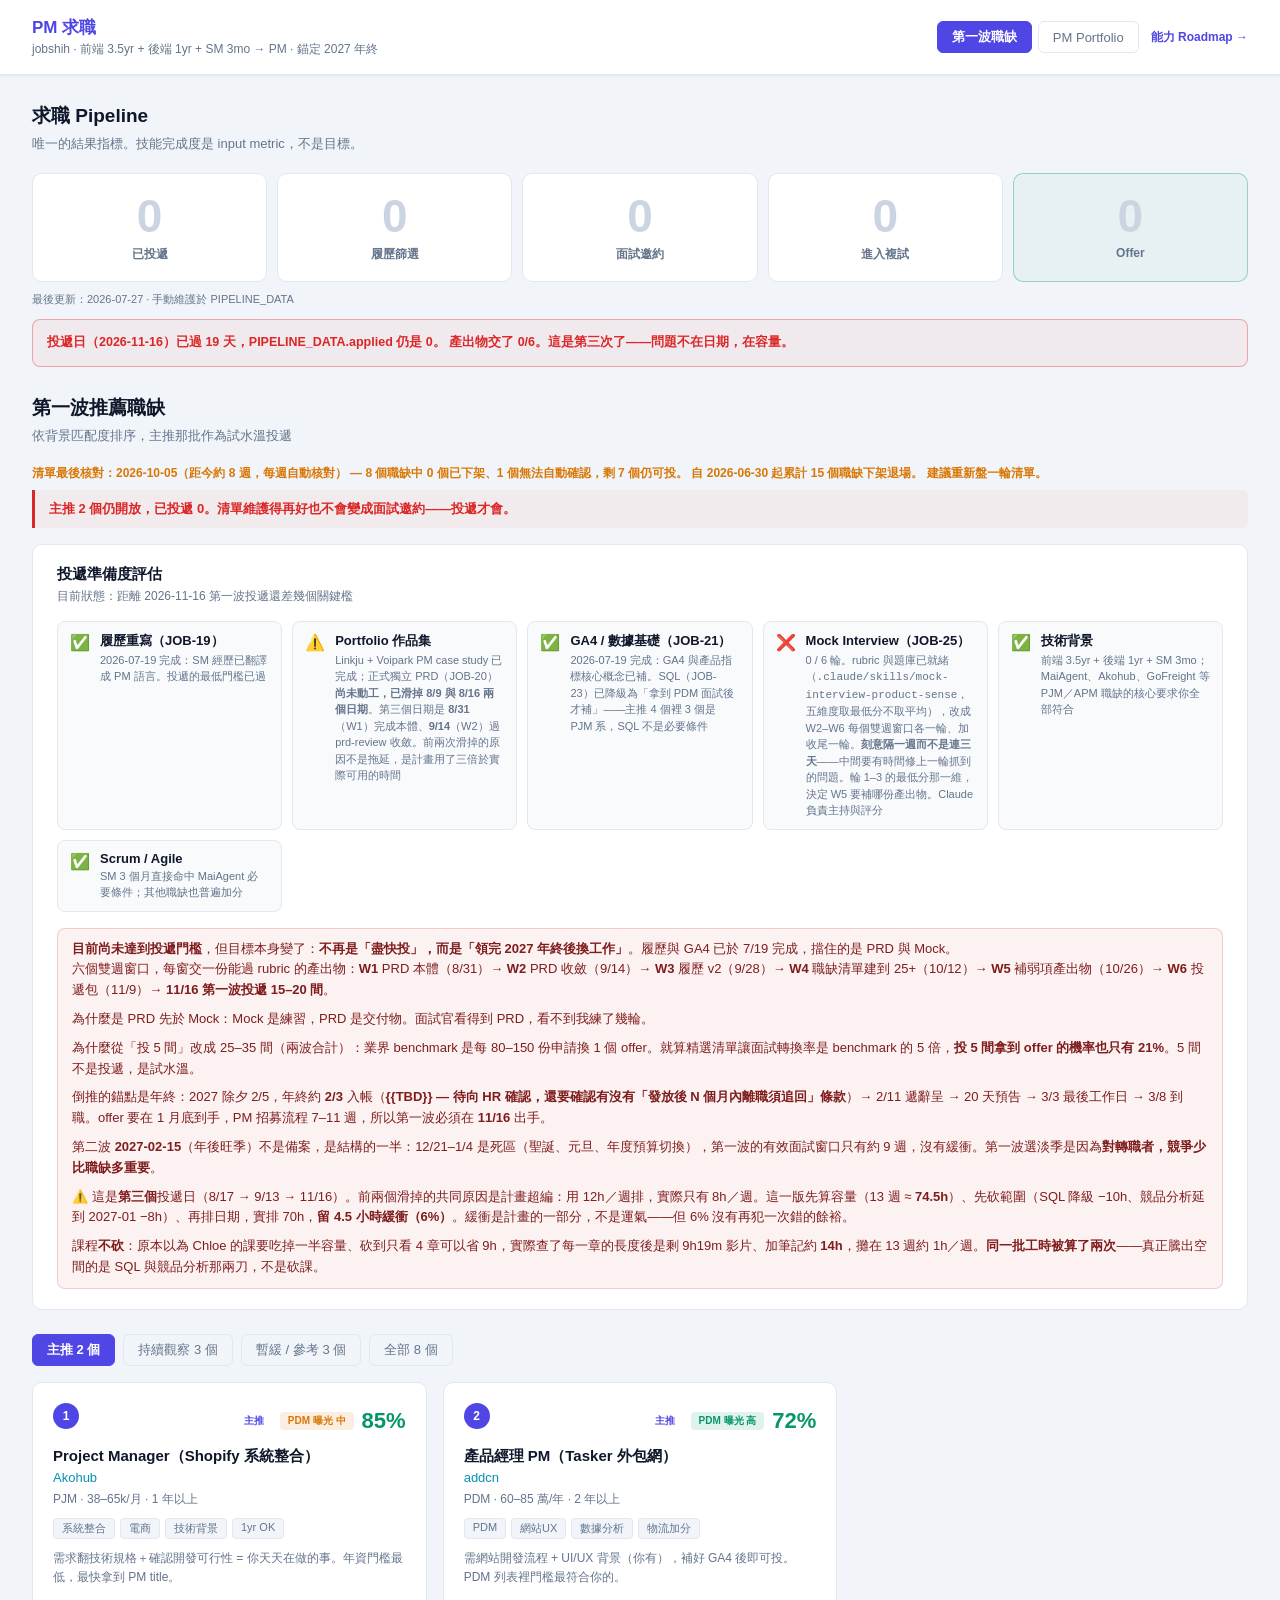
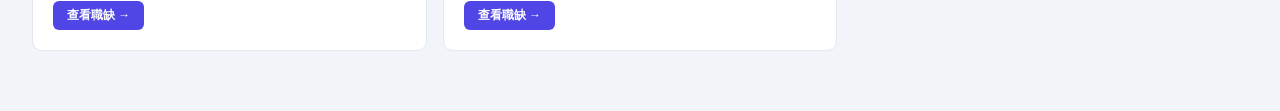
<file: index.html>
<!DOCTYPE html>
<html lang="zh-TW">
<head>
<meta charset="UTF-8">
<meta name="viewport" content="width=device-width, initial-scale=1.0">
<title>PM 求職 — jobshih</title>
<link rel="stylesheet" href="assets/site.css">
<!-- 這一頁**沒有任何外部依賴**。Chart.js 只被 roadmap.html 的雷達用到，
     所以求職頁離線也能開——結果指標不該依賴 CDN 活著。
     資料檔全部是傳統 <script src>，不可改成 type="module"（ES module 在 file:// 下
     被 CORS 擋掉）。載入順序有意義：pipeline.js 的 runwayState() 讀 budget.js 的 BUDGET。 -->
<script src="profile/budget.js"></script>
<script src="job-search/pipeline.js"></script>
<script src="job-search/jobs.js"></script>
</head>
<body>

<header>
  <div>
    <h1>PM 求職</h1>
    <p>jobshih · 前端 3.5yr + 後端 1yr + SM 3mo → PM · 錨定 2027 年終</p>
  </div>
  <div class="tabs">
    <button class="tab active" onclick="switchTab('jobs')">第一波職缺</button>
    <button class="tab" onclick="switchTab('portfolio')">PM Portfolio</button>
    <a class="page-link" href="roadmap.html" style="align-self:center;margin-left:6px">能力 Roadmap →</a>
  </div>
</header>

<!-- 北極星。刻意擺在 tab bar **之上**——它不是某個 tab 的內容，是這一頁的前提。
     （拆頁前它被關在 Roadmap tab 裡面，要看投遞數字得先點進能力地圖。）
     .page-top 提供左右留白與 max-width——.view 之外的區塊拿不到那些，見 site.css。 -->
<div class="page-top">
  <!-- North Star: outcome metrics. Everything else on this page is an input metric. -->
  <div class="pipeline-panel">
    <div class="section-title">求職 Pipeline</div>
    <div class="section-sub">唯一的結果指標。技能完成度是 input metric，不是目標。</div>
    <div class="pipeline-grid" id="pipeline-grid"></div>
    <div class="pipeline-foot" id="pipeline-foot"></div>
    <!-- ⚠️ 到期日 2026-11-16。這一塊是準備期的 leading indicator，投遞日之後由
         renderRunway() 自己換成逾期警示；applied > 0 就整塊消失，PIPELINE_DATA
         立刻回任唯一主指標。它刻意擺在 pipeline 下方而不是取代它——
         上面那排 0 不准被藏起來。 -->
    <div class="runway" id="runway"></div>
  </div>
</div>

<!-- ========== JOBS TAB ========== -->
<div class="view active" id="view-jobs">
  <div class="section-title">第一波推薦職缺</div>
  <div class="section-sub">依背景匹配度排序，主推那批作為試水溫投遞</div>
  <div class="jobs-checked" id="jobs-checked"></div>
  <div class="apply-gap" id="apply-gap"></div>

  <!-- Readiness Assessment -->
  <div class="readiness-panel">
    <div class="readiness-title">投遞準備度評估</div>
    <div class="readiness-sub">目前狀態：距離 2026-11-16 第一波投遞還差幾個關鍵檻</div>
    <div class="readiness-grid">
      <!-- ⚠️ 這六格的圖示與 Linear ticket 狀態是手動對齊的，2026-08-12 核對過一次。
           上次沒對齊的代價：JOB-19 與 JOB-21 都在 7/19 就 Done，站上顯示 ❌ 顯示了 24 天。
           手動對齊必然會再腐爛，自動同步（READINESS_DATA + check-tasks.mjs）排在 11/29——
           刻意排在投遞之後，因為準備期只有 4.5h 緩衝，塞不進 5h 的非關鍵路徑工作。 -->
      <div class="readiness-item">
        <div class="readiness-icon">✅</div>
        <div>
          <div class="readiness-label">履歷重寫（JOB-19）</div>
          <div class="readiness-note">2026-07-19 完成：SM 經歷已翻譯成 PM 語言。投遞的最低門檻已過</div>
        </div>
      </div>
      <div class="readiness-item">
        <div class="readiness-icon">⚠️</div>
        <div>
          <div class="readiness-label">Portfolio 作品集</div>
          <div class="readiness-note">Linkju + Voipark PM case study 已完成；正式獨立 PRD（JOB-20）<strong>尚未動工，已滑掉 8/9 與 8/16 兩個日期</strong>。第三個日期是 <strong>8/31</strong>（W1）完成本體、<strong>9/14</strong>（W2）過 prd-review 收斂。前兩次滑掉的原因不是拖延，是計畫用了三倍於實際可用的時間</div>
        </div>
      </div>
      <div class="readiness-item">
        <div class="readiness-icon">✅</div>
        <div>
          <div class="readiness-label">GA4 / 數據基礎（JOB-21）</div>
          <div class="readiness-note">2026-07-19 完成：GA4 與產品指標核心概念已補。SQL（JOB-23）已降級為「拿到 PDM 面試後才補」——主推 4 個裡 3 個是 PJM 系，SQL 不是必要條件</div>
        </div>
      </div>
      <div class="readiness-item">
        <div class="readiness-icon">❌</div>
        <div>
          <div class="readiness-label">Mock Interview（JOB-25）</div>
          <div class="readiness-note">0 / 6 輪。rubric 與題庫已就緒（<code>.claude/skills/mock-interview-product-sense</code>，五維度取最低分不取平均），改成 W2–W6 每個雙週窗口各一輪、加收尾一輪。<strong>刻意隔一週而不是連三天</strong>——中間要有時間修上一輪抓到的問題。輪 1–3 的最低分那一維，決定 W5 要補哪份產出物。Claude 負責主持與評分</div>
        </div>
      </div>
      <div class="readiness-item">
        <div class="readiness-icon">✅</div>
        <div>
          <div class="readiness-label">技術背景</div>
          <div class="readiness-note">前端 3.5yr + 後端 1yr + SM 3mo；MaiAgent、Akohub、GoFreight 等 PJM／APM 職缺的核心要求你全部符合</div>
        </div>
      </div>
      <div class="readiness-item">
        <div class="readiness-icon">✅</div>
        <div>
          <div class="readiness-label">Scrum / Agile</div>
          <div class="readiness-note">SM 3 個月直接命中 MaiAgent 必要條件；其他職缺也普遍加分</div>
        </div>
      </div>
    </div>
    <div class="readiness-verdict verdict-not-ready">
      <strong>目前尚未達到投遞門檻</strong>，但目標本身變了：<strong>不再是「盡快投」，而是「領完 2027 年終後換工作」</strong>。履歷與 GA4 已於 7/19 完成，擋住的是 PRD 與 Mock。<br>
      六個雙週窗口，每窗交一份能過 rubric 的產出物：<strong>W1</strong> PRD 本體（8/31）→ <strong>W2</strong> PRD 收斂（9/14）→ <strong>W3</strong> 履歷 v2（9/28）→ <strong>W4</strong> 職缺清單建到 25+（10/12）→ <strong>W5</strong> 補弱項產出物（10/26）→ <strong>W6</strong> 投遞包（11/9）→ <strong>11/16 第一波投遞 15–20 間</strong>。<br>
      <span style="display:inline-block;margin-top:8px;font-weight:400">為什麼是 PRD 先於 Mock：Mock 是練習，PRD 是交付物。面試官看得到 PRD，看不到我練了幾輪。</span><br>
      <span style="display:inline-block;margin-top:8px;font-weight:400">為什麼從「投 5 間」改成 25–35 間（兩波合計）：業界 benchmark 是每 80–150 份申請換 1 個 offer。就算精選清單讓面試轉換率是 benchmark 的 5 倍，<strong>投 5 間拿到 offer 的機率也只有 21%</strong>。5 間不是投遞，是試水溫。</span><br>
      <span style="display:inline-block;margin-top:8px;font-weight:400">倒推的錨點是年終：2027 除夕 2/5，年終約 <strong>2/3</strong> 入帳（<strong>{{TBD}} — 待向 HR 確認，還要確認有沒有「發放後 N 個月內離職須追回」條款</strong>）→ 2/11 遞辭呈 → 20 天預告 → 3/3 最後工作日 → 3/8 到職。offer 要在 1 月底到手，PM 招募流程 7–11 週，所以第一波必須在 <strong>11/16</strong> 出手。</span><br>
      <span style="display:inline-block;margin-top:8px;font-weight:400">第二波 <strong>2027-02-15</strong>（年後旺季）不是備案，是結構的一半：12/21–1/4 是死區（聖誕、元旦、年度預算切換），第一波的有效面試窗口只有約 9 週，沒有緩衝。第一波選淡季是因為<strong>對轉職者，競爭少比職缺多重要</strong>。</span><br>
      <span style="display:inline-block;margin-top:8px;font-weight:400">⚠️ 這是<strong>第三個</strong>投遞日（8/17 → 9/13 → 11/16）。前兩個滑掉的共同原因是計畫超編：用 12h／週排，實際只有 8h／週。這一版先算容量（13 週 ≈ <strong>74.5h</strong>）、先砍範圍（SQL 降級 −10h、競品分析延到 2027-01 −8h）、再排日期，實排 70h，<strong>留 4.5 小時緩衝（6%）</strong>。緩衝是計畫的一部分，不是運氣——但 6% 沒有再犯一次錯的餘裕。</span><br>
      <span style="display:inline-block;margin-top:8px;font-weight:400">課程<strong>不砍</strong>：原本以為 Chloe 的課要吃掉一半容量、砍到只看 4 章可以省 9h，實際查了每一章的長度後是剩 9h19m 影片、加筆記約 <strong>14h</strong>，攤在 13 週約 1h／週。<strong>同一批工時被算了兩次</strong>——真正騰出空間的是 SQL 與競品分析那兩刀，不是砍課。</span>
    </div>
  </div>

  <div style="display:flex;gap:8px;margin-bottom:16px;flex-wrap:wrap">
    <button class="tier-btn active" onclick="filterJobs('top')" id="btn-top">主推</button>
    <button class="tier-btn" onclick="filterJobs('track')" id="btn-track">持續觀察</button>
    <button class="tier-btn" onclick="filterJobs('later')" id="btn-later">暫緩 / 參考</button>
    <button class="tier-btn" onclick="filterJobs('all')" id="btn-all">全部</button>
  </div>
  <div class="jobs-grid" id="jobs-grid"></div>
</div>

<!-- ========== PORTFOLIO TAB ========== -->
<div class="view" id="view-portfolio">
  <div class="section-title">PM Portfolio — Side Project Case Studies</div>
  <div class="section-sub">以實際 side project 練習 PM 核心能力，作為轉職作品集</div>
  <div class="portfolio-grid" style="margin-top:20px">
    <a href="portfolio/linkju.html" class="portfolio-card card-a">
      <div class="portfolio-eyebrow">Case Study 01</div>
      <div class="portfolio-name">Linkju</div>
      <div class="portfolio-sub">社區管理平台 · MVP 到 PMF</div>
      <div class="portfolio-tags">
        <span class="portfolio-tag-a">PRD</span>
        <span class="portfolio-tag-a">Sprint Timeline</span>
        <span class="portfolio-tag-a">GTM Strategy</span>
        <span class="portfolio-tag-a">成功指標</span>
      </div>
      <div class="portfolio-desc">台灣 40,000 個住宅社區，26,000 個未數位化。Linkju 定位為管理者的 OS，以 SaaS 月費對抗廣告驅動的智生活，解決結構性商業模式衝突。已實作至 Sprint 1，補充完整 PM 文件。</div>
      <div class="portfolio-link-a">查看 Case Study →</div>
    </a>
    <a href="portfolio/voipark.html" class="portfolio-card card-b">
      <div class="portfolio-eyebrow">Case Study 02</div>
      <div class="portfolio-name">Voipark</div>
      <div class="portfolio-sub">語音停車助理 · 台北 / 新北</div>
      <div class="portfolio-tags">
        <span class="portfolio-tag-b">產品策略</span>
        <span class="portfolio-tag-b">7 框架市調</span>
        <span class="portfolio-tag-b">用戶研究</span>
        <span class="portfolio-tag-b">RICE + OKR</span>
      </div>
      <div class="portfolio-desc">「信心透明機制」讓 Voipark 以大平台結構上無法跟進的方式差異化。台北 ~110 個高信心停車場作為灘頭陣地，B2B 業者導流費優先於 C-side 訂閱。純 PM 設計調研，無程式碼。</div>
      <div class="portfolio-link-b">查看 Case Study →</div>
    </a>
  </div>
</div>

<script>
// ===== RENDER JOBS =====
let currentTier = 'top';

const PDM_LABEL = { high: '高', mid: '中', low: '低' };

// "open" needs no badge — it is the default state and would just add noise to 12 cards.
const HEALTH_BADGE = {
  closed:  '<span class="health-badge closed" title="2026-07-27 核對時連結回 404">已下架</span>',
  unknown: '<span class="health-badge unknown" title="104 擋自動抓取（403），無法確認開缺狀態，需人工點開">狀態未確認</span>'
};

// Job listings have a shelf life of roughly 4–8 weeks. Say so out loud.
function renderJobsChecked() {
  const el = document.getElementById('jobs-checked');
  const checked = new Date(JOBS_META.checkedAt + 'T00:00:00');
  const weeks = Math.floor((Date.now() - checked.getTime()) / (7 * 24 * 3600 * 1000));
  const closed = JOBS_DATA.filter(j => j.health === 'closed').length;
  const unknown = JOBS_DATA.filter(j => j.health === 'unknown').length;
  // Stale by age, or by rot: a list that is a third dead needs recompiling regardless of date.
  const stale = weeks >= 4 || closed / JOBS_DATA.length >= 0.3;
  el.className = 'jobs-checked' + (stale ? ' stale' : '');
  el.textContent = `清單最後核對：${JOBS_META.checkedAt}（距今約 ${weeks} 週，每週自動核對）`
    + ` — ${JOBS_DATA.length} 個職缺中 ${closed} 個已下架`
    + (unknown ? `、${unknown} 個無法自動確認` : '')
    + `，剩 ${JOBS_DATA.length - closed - unknown} 個仍可投。`
    + (JOBS_META.retiredTotal ? ` 自 ${JOBS_META.trackingSince} 起累計 ${JOBS_META.retiredTotal} 個職缺下架退場。` : '')
    + (stale ? ' 建議重新盤一輪清單。' : '');
}


// 每週退場率，從 JOBS_META 實測推出來——不是猜的，也不存成欄位。
// 原始清單長度 = 現存筆數 + 已退場筆數。
function weeklyAttrition() {
  const original = JOBS_DATA.length + JOBS_META.retiredTotal;
  const since = new Date(JOBS_META.trackingSince + 'T00:00:00');
  const checked = new Date(JOBS_META.checkedAt + 'T00:00:00');
  const weeks = (checked - since) / (7 * 86400000);
  if (weeks <= 0 || !original || !JOBS_META.retiredTotal) return 0;
  const survived = 1 - JOBS_META.retiredTotal / original;
  return 1 - Math.pow(survived, 1 / weeks);   // 每週流失比例
}

// 準備期的 leading indicator。狀態機在 job-search/pipeline.js 的 runwayState()——
// 框架頁的 strip 讀同一支，所以「還剩幾天／交了幾份／過期了沒」不會有兩份日期。
function renderRunway() {
  const el = document.getElementById('runway');
  const st = runwayState();

  // 已經開始投遞 → 這塊的任務結束，PIPELINE_DATA 回任唯一主指標。
  if (st.phase === 'launched') { el.style.display = 'none'; return; }
  el.style.display = '';

  if (st.phase === 'overdue') {
    // 投遞日過了而 applied 還是 0。這是前兩次滑掉時沒有任何東西會講的話。
    el.className = 'runway overdue';
    el.textContent = `投遞日（${APPLY_DATE}）已過 ${-st.left} 天，PIPELINE_DATA.applied 仍是 0。`
      + ` 產出物交了 ${st.done}/${st.total}。這是第三次了——問題不在日期，在容量。`;
    return;
  }

  el.className = 'runway';
  el.innerHTML =
    `距第一波投遞（<strong>${APPLY_DATE}</strong>）還有 <strong>${st.left}</strong> 天 ·`
    + ` 已交 <span class="runway-count">${st.done}/${st.total}</span> 份過 rubric 的產出物`
    + (st.current ? `<br>當前窗口 <strong>${st.current.window}</strong>：${st.current.title}`
                  : '<br>六點全部花完。')
    + `<br><span style="font-size:11.5px">計數的是產出物，不是投入的小時數。`
    + ` 上面那排 0 不會因為這行變小——它要等 ${APPLY_DATE}。</span>`;
}

// 刻意的刺。準備期版本問的不是「你為什麼還沒投」（投遞日還沒到，那個問題現在是廢的），
// 而是「你在等，而清單在死」——把等待的成本換算成會消失的機會數。
function renderApplyGap() {
  const el = document.getElementById('apply-gap');
  const openTop = JOBS_DATA.filter(j => j.tier === 'top' && j.health !== 'closed').length;
  const applied = PIPELINE_DATA.applied;
  if (applied >= openTop) { el.style.display = 'none'; return; }
  el.style.display = '';

  const left = daysUntilApply();
  if (applied === 0 && left > 0) {
    const rate = weeklyAttrition();
    const alive = Math.round(openTop * Math.pow(1 - rate, left / 7));
    el.textContent = `主推 ${openTop} 個仍開放，但投遞日是 ${APPLY_DATE}（還有 ${left} 天）。`
      + ` 實測每週退場 ${(rate * 100).toFixed(1)}%（${JOBS_META.trackingSince} 起累計 ${JOBS_META.retiredTotal} 個），`
      + ` 依此推估活到那天的只有 ${alive} 個——等待的成本是 ${openTop - alive} 個機會。`
      + ` 要投 15–20 間，這 ${openTop} 個遠遠不夠，清單要重建。`;
    return;
  }
  el.textContent = applied === 0
    ? `主推 ${openTop} 個仍開放，已投遞 0。清單維護得再好也不會變成面試邀約——投遞才會。`
    : `主推 ${openTop} 個仍開放，已投遞 ${applied}。還有 ${openTop - applied} 個沒動。`;
}

// Counts used to be hardcoded in the HTML ("主推 5 個" / "全部 23 個") and went wrong the
// moment a listing died. Derive them, and show live/total so the rot is visible on the button.
function renderTierCounts() {
  const label = { top: '主推', track: '持續觀察', later: '暫緩 / 參考', all: '全部' };
  ['top', 'track', 'later', 'all'].forEach(tier => {
    const set = tier === 'all' ? JOBS_DATA : JOBS_DATA.filter(j => j.tier === tier);
    const live = set.filter(j => j.health !== 'closed').length;
    document.getElementById('btn-' + tier).textContent =
      `${label[tier]} ${live}${live < set.length ? ` / ${set.length}` : ` 個`}`;
  });
}

function filterJobs(tier) {
  currentTier = tier;
  document.querySelectorAll('.tier-btn').forEach(b => b.classList.remove('active'));
  document.getElementById('btn-' + tier).classList.add('active');
  renderJobs();
}

function renderJobs() {
  const grid = document.getElementById('jobs-grid');
  const filtered = (currentTier === 'all' ? JOBS_DATA : JOBS_DATA.filter(j => j.tier === currentTier))
    // Dead listings stay visible (they are evidence of how fast this list rots) but sink
    // below the ones you can still apply to.
    .slice().sort((a, b) => (a.health === 'closed') - (b.health === 'closed'));
  const tierColor = { top: 'var(--accent)', track: 'var(--accent4)', later: 'var(--muted)' };
  const tierLabel = { top: '主推', track: '觀察中', later: '暫緩' };
  grid.innerHTML = filtered.map(j => `
    <div class="job-card${j.health === 'closed' ? ' job-closed' : ''}">
      <div style="display:flex;align-items:center;justify-content:space-between;margin-bottom:8px">
        <div class="job-rank">${j.rank}</div>
        <div style="display:flex;align-items:center;gap:8px">
          <span style="font-size:10px;font-weight:600;padding:2px 8px;border-radius:4px;background:${tierColor[j.tier]}18;color:${tierColor[j.tier]};border:1px solid ${tierColor[j.tier]}30">${tierLabel[j.tier]}</span>
          ${HEALTH_BADGE[j.health] || ''}
          ${j.pdmExposure ? `<span class="pdm-badge ${j.pdmExposure}" title="能否在職內累積 discovery / PRD / 指標所有權">PDM 曝光 ${PDM_LABEL[j.pdmExposure]}</span>` : ''}
          <span class="match-score">${j.match}%</span>
        </div>
      </div>
      <div class="job-title">${j.title}</div>
      <div class="job-company">${j.company}</div>
      <div class="job-meta">${j.type} · ${j.salary} · ${j.exp}</div>
      <div class="job-tags">
        ${j.tags.map(t => `<span class="job-tag">${t}</span>`).join('')}
      </div>
      <p style="font-size:12px;color:var(--muted);line-height:1.6;margin-bottom:14px">${j.why}</p>
      <a class="job-link" href="${j.url}" target="_blank">${
        j.health === 'closed' ? '原始連結（已失效）→' : '查看職缺 →'
      }</a>
    </div>
  `).join('');
}

function renderPipeline() {
  document.getElementById('pipeline-grid').innerHTML = PIPELINE_STAGES.map(st => {
    const n = PIPELINE_DATA[st.key] ?? 0;
    const cls = 'pipeline-stat' + (st.key === 'offer' ? ' offer' : '') + (n === 0 ? ' zero' : '');
    return `<div class="${cls}">
      <div class="num">${n}</div>
      <div class="label">${st.label}</div>
    </div>`;
  }).join('');
  document.getElementById('pipeline-foot').textContent =
    `最後更新：${PIPELINE_DATA.updatedAt} · 手動維護於 PIPELINE_DATA`;
}

// ===== TAB SWITCH =====
function switchTab(name) {
  document.querySelectorAll('.tab').forEach(t => t.classList.remove('active'));
  document.querySelectorAll('.view').forEach(v => v.classList.remove('active'));
  event.target.classList.add('active');
  document.getElementById('view-' + name).classList.add('active');
}

// ===== INIT =====
renderPipeline();
renderRunway();
renderJobsChecked();
renderApplyGap();
renderTierCounts();
renderJobs();
</script>
</body>
</html>
</file>
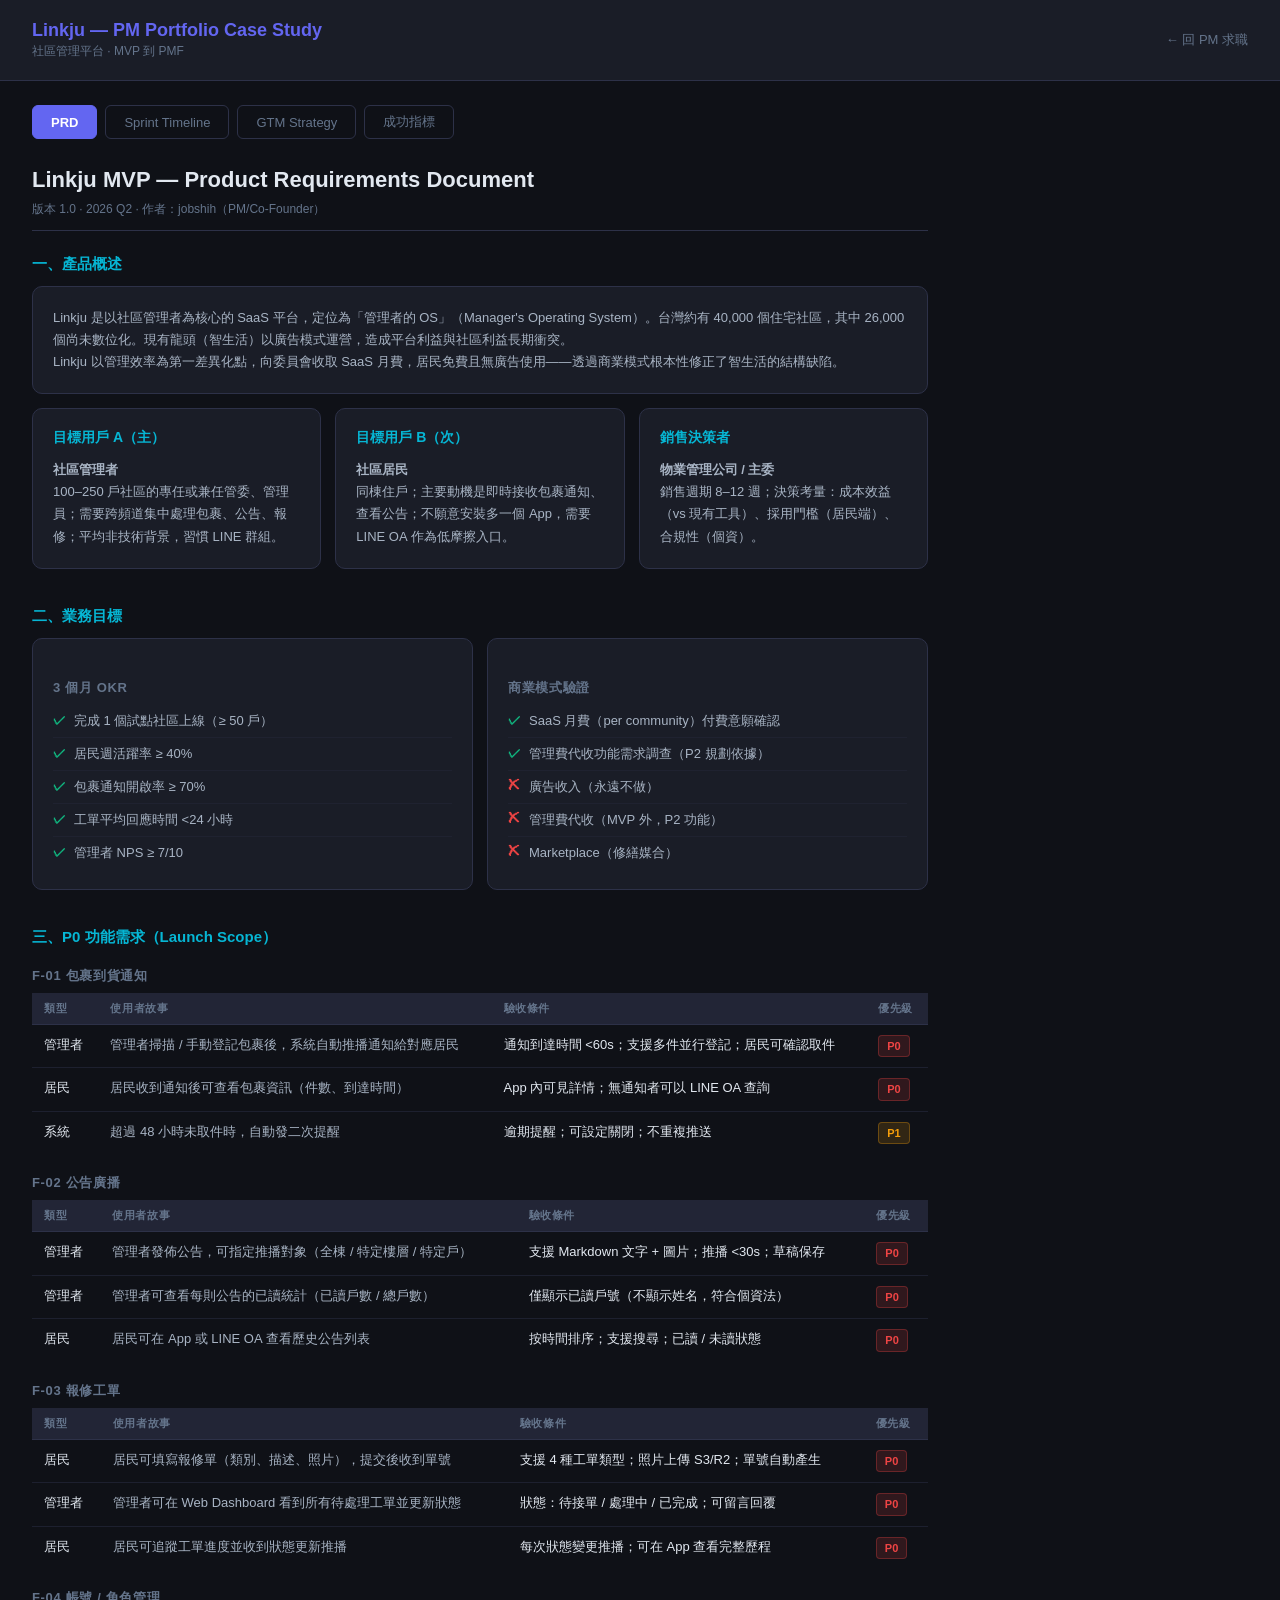
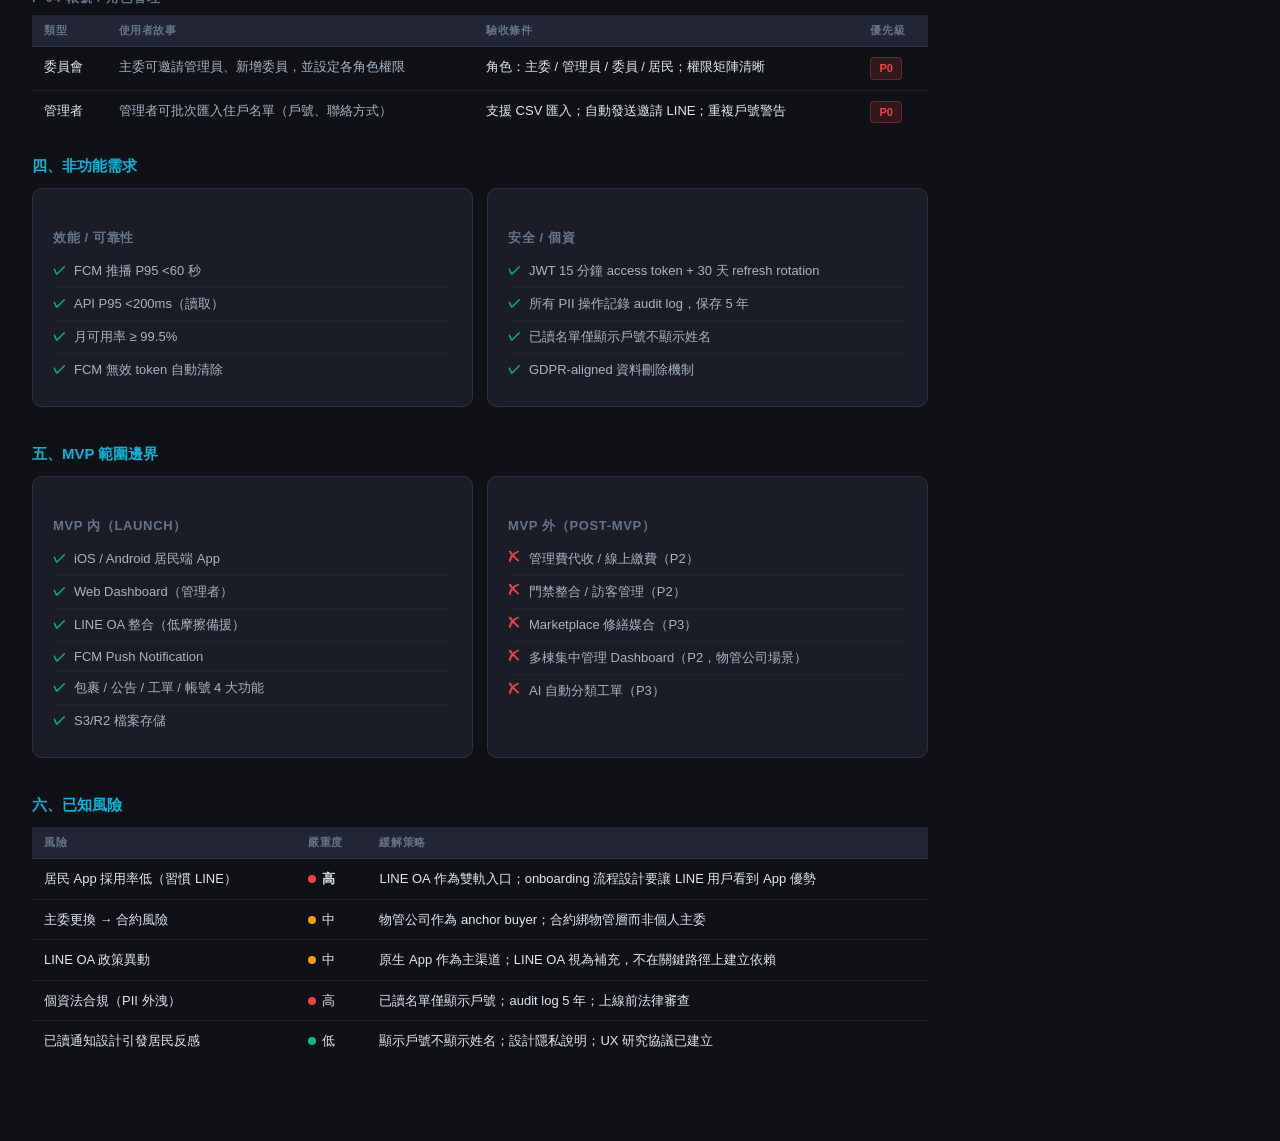
<file: portfolio/linkju.html>
<!DOCTYPE html>
<html lang="zh-TW">
<head>
<meta charset="UTF-8">
<meta name="viewport" content="width=device-width, initial-scale=1.0">
<title>Linkju PM Portfolio — jobshih</title>
<style>
  :root {
    --bg: #0f1117;
    --surface: #1a1d27;
    --surface2: #222536;
    --border: #2d3148;
    --accent: #6366f1;
    --accent2: #06b6d4;
    --accent3: #10b981;
    --accent4: #f59e0b;
    --accent5: #ef4444;
    --text: #e2e8f0;
    --muted: #64748b;
  }
  * { box-sizing: border-box; margin: 0; padding: 0; }
  body { background: var(--bg); color: var(--text); font-family: -apple-system, BlinkMacSystemFont, 'Segoe UI', sans-serif; min-height: 100vh; }
  header { background: var(--surface); border-bottom: 1px solid var(--border); padding: 20px 32px; display: flex; align-items: center; justify-content: space-between; position: sticky; top: 0; z-index: 100; }
  header .title { font-size: 18px; font-weight: 700; color: var(--accent); }
  header .sub { font-size: 12px; color: var(--muted); margin-top: 2px; }
  header .back { color: var(--muted); font-size: 13px; text-decoration: none; }
  header .back:hover { color: var(--text); }
  .tabs { display: flex; gap: 8px; margin: 24px 32px 0; }
  .tab { padding: 7px 18px; border-radius: 6px; font-size: 13px; cursor: pointer; border: 1px solid var(--border); background: transparent; color: var(--muted); transition: all 0.15s; }
  .tab.active { background: var(--accent); border-color: var(--accent); color: #fff; font-weight: 600; }
  .tab:hover:not(.active) { border-color: var(--accent); color: var(--text); }
  .panel { display: none; padding: 28px 32px 60px; max-width: 960px; }
  .panel.active { display: block; }

  /* Shared components */
  h2 { font-size: 22px; font-weight: 700; margin-bottom: 8px; color: var(--text); }
  h3 { font-size: 15px; font-weight: 600; color: var(--accent2); margin: 24px 0 12px; }
  h4 { font-size: 13px; font-weight: 600; color: var(--muted); text-transform: uppercase; letter-spacing: 0.05em; margin: 20px 0 8px; }
  p { font-size: 14px; line-height: 1.7; color: #a8b4c4; margin-bottom: 12px; }
  .section-header { border-bottom: 1px solid var(--border); padding-bottom: 12px; margin-bottom: 20px; }
  .section-header .meta { font-size: 12px; color: var(--muted); margin-top: 4px; }
  .badge { display: inline-block; padding: 2px 8px; border-radius: 4px; font-size: 11px; font-weight: 600; }
  .badge-p0 { background: rgba(239,68,68,0.15); color: var(--accent5); border: 1px solid rgba(239,68,68,0.3); }
  .badge-p1 { background: rgba(245,158,11,0.15); color: var(--accent4); border: 1px solid rgba(245,158,11,0.3); }
  .badge-p2 { background: rgba(99,102,241,0.15); color: var(--accent); border: 1px solid rgba(99,102,241,0.3); }
  .badge-done { background: rgba(16,185,129,0.15); color: var(--accent3); border: 1px solid rgba(16,185,129,0.3); }
  .badge-wip { background: rgba(6,182,212,0.15); color: var(--accent2); border: 1px solid rgba(6,182,212,0.3); }
  .badge-todo { background: rgba(45,49,72,0.6); color: var(--muted); border: 1px solid var(--border); }

  /* Cards */
  .card { background: var(--surface); border: 1px solid var(--border); border-radius: 10px; padding: 20px; margin-bottom: 14px; }
  .card-row { display: grid; gap: 14px; }
  .card-row.cols2 { grid-template-columns: 1fr 1fr; }
  .card-row.cols3 { grid-template-columns: 1fr 1fr 1fr; }
  @media (max-width: 700px) { .card-row.cols2, .card-row.cols3 { grid-template-columns: 1fr; } }
  .card h3 { margin-top: 0; font-size: 14px; }
  .card p { font-size: 13px; margin-bottom: 0; }

  /* Metric cards */
  .metric-card { background: var(--surface); border: 1px solid var(--border); border-radius: 10px; padding: 16px 20px; text-align: center; }
  .metric-card .value { font-size: 28px; font-weight: 700; color: var(--accent); margin-bottom: 4px; }
  .metric-card .label { font-size: 12px; color: var(--muted); }
  .metric-card .target { font-size: 11px; color: var(--accent3); margin-top: 4px; }

  /* User story table */
  table { width: 100%; border-collapse: collapse; font-size: 13px; margin-bottom: 20px; }
  th { background: var(--surface2); color: var(--muted); font-size: 11px; text-transform: uppercase; letter-spacing: 0.05em; padding: 8px 12px; text-align: left; border-bottom: 1px solid var(--border); }
  td { padding: 10px 12px; border-bottom: 1px solid rgba(45,49,72,0.5); vertical-align: top; line-height: 1.5; }
  tr:last-child td { border-bottom: none; }
  .story-col { color: #a8b4c4; }

  /* Timeline */
  .sprint { background: var(--surface); border: 1px solid var(--border); border-radius: 10px; padding: 16px 20px; margin-bottom: 12px; }
  .sprint-header { display: flex; align-items: center; gap: 12px; margin-bottom: 12px; }
  .sprint-name { font-weight: 700; font-size: 14px; }
  .sprint-date { font-size: 12px; color: var(--muted); }
  .task-list { list-style: none; }
  .task-list li { display: flex; align-items: center; gap: 8px; padding: 5px 0; font-size: 13px; color: #a8b4c4; border-bottom: 1px solid rgba(45,49,72,0.3); }
  .task-list li:last-child { border-bottom: none; }
  .task-list li .dot { width: 6px; height: 6px; border-radius: 50%; flex-shrink: 0; }
  .dot-done { background: var(--accent3); }
  .dot-wip { background: var(--accent2); }
  .dot-todo { background: var(--muted); }
  .task-owner { margin-left: auto; font-size: 11px; color: var(--muted); white-space: nowrap; }

  /* Risk table */
  .risk-level { display: inline-block; width: 8px; height: 8px; border-radius: 50%; margin-right: 6px; }
  .risk-high { background: var(--accent5); }
  .risk-mid { background: var(--accent4); }
  .risk-low { background: var(--accent3); }

  /* Scope list */
  .scope-list { list-style: none; }
  .scope-list li { padding: 7px 0; font-size: 13px; color: #a8b4c4; border-bottom: 1px solid rgba(45,49,72,0.3); display: flex; align-items: flex-start; gap: 8px; }
  .scope-list li:last-child { border-bottom: none; }
  .scope-in::before { content: '✓'; color: var(--accent3); font-weight: 700; flex-shrink: 0; }
  .scope-out::before { content: '✗'; color: var(--accent5); font-weight: 700; flex-shrink: 0; }

  /* Insight boxes */
  .insight { background: rgba(99,102,241,0.08); border-left: 3px solid var(--accent); border-radius: 0 8px 8px 0; padding: 12px 16px; margin: 12px 0 20px; font-size: 13px; color: #a8b4c4; line-height: 1.7; }
  .insight strong { color: var(--text); }
</style>
</head>
<body>
<header>
  <div>
    <div class="title">Linkju — PM Portfolio Case Study</div>
    <div class="sub">社區管理平台 · MVP 到 PMF</div>
  </div>
  <a href="../index.html" class="back">← 回 PM 求職</a>
</header>

<div class="tabs">
  <button class="tab active" onclick="showTab('prd')">PRD</button>
  <button class="tab" onclick="showTab('timeline')">Sprint Timeline</button>
  <button class="tab" onclick="showTab('gtm')">GTM Strategy</button>
  <button class="tab" onclick="showTab('metrics')">成功指標</button>
</div>

<!-- PRD Tab -->
<div class="panel active" id="prd">
  <div class="section-header">
    <h2>Linkju MVP — Product Requirements Document</h2>
    <div class="meta">版本 1.0 · 2026 Q2 · 作者：jobshih（PM/Co-Founder）</div>
  </div>

  <h3>一、產品概述</h3>
  <div class="card">
    <p>Linkju 是以社區管理者為核心的 SaaS 平台，定位為「管理者的 OS」（Manager's Operating System）。台灣約有 40,000 個住宅社區，其中 26,000 個尚未數位化。現有龍頭（智生活）以廣告模式運營，造成平台利益與社區利益長期衝突。</p>
    <p>Linkju 以管理效率為第一差異化點，向委員會收取 SaaS 月費，居民免費且無廣告使用——透過商業模式根本性修正了智生活的結構缺陷。</p>
  </div>

  <div class="card-row cols3">
    <div class="card">
      <h3>目標用戶 A（主）</h3>
      <p><strong>社區管理者</strong><br>100–250 戶社區的專任或兼任管委、管理員；需要跨頻道集中處理包裹、公告、報修；平均非技術背景，習慣 LINE 群組。</p>
    </div>
    <div class="card">
      <h3>目標用戶 B（次）</h3>
      <p><strong>社區居民</strong><br>同棟住戶；主要動機是即時接收包裹通知、查看公告；不願意安裝多一個 App，需要 LINE OA 作為低摩擦入口。</p>
    </div>
    <div class="card">
      <h3>銷售決策者</h3>
      <p><strong>物業管理公司 / 主委</strong><br>銷售週期 8–12 週；決策考量：成本效益（vs 現有工具）、採用門檻（居民端）、合規性（個資）。</p>
    </div>
  </div>

  <h3>二、業務目標</h3>
  <div class="card-row cols2">
    <div class="card">
      <h4>3 個月 OKR</h4>
      <ul class="scope-list">
        <li class="scope-in">完成 1 個試點社區上線（≥ 50 戶）</li>
        <li class="scope-in">居民週活躍率 ≥ 40%</li>
        <li class="scope-in">包裹通知開啟率 ≥ 70%</li>
        <li class="scope-in">工單平均回應時間 &lt;24 小時</li>
        <li class="scope-in">管理者 NPS ≥ 7/10</li>
      </ul>
    </div>
    <div class="card">
      <h4>商業模式驗證</h4>
      <ul class="scope-list">
        <li class="scope-in">SaaS 月費（per community）付費意願確認</li>
        <li class="scope-in">管理費代收功能需求調查（P2 規劃依據）</li>
        <li class="scope-out">廣告收入（永遠不做）</li>
        <li class="scope-out">管理費代收（MVP 外，P2 功能）</li>
        <li class="scope-out">Marketplace（修繕媒合）</li>
      </ul>
    </div>
  </div>

  <h3>三、P0 功能需求（Launch Scope）</h3>

  <h4>F-01 包裹到貨通知</h4>
  <table>
    <thead><tr><th>類型</th><th>使用者故事</th><th>驗收條件</th><th>優先級</th></tr></thead>
    <tbody>
      <tr><td>管理者</td><td class="story-col">管理者掃描 / 手動登記包裹後，系統自動推播通知給對應居民</td><td>通知到達時間 &lt;60s；支援多件並行登記；居民可確認取件</td><td><span class="badge badge-p0">P0</span></td></tr>
      <tr><td>居民</td><td class="story-col">居民收到通知後可查看包裹資訊（件數、到達時間）</td><td>App 內可見詳情；無通知者可以 LINE OA 查詢</td><td><span class="badge badge-p0">P0</span></td></tr>
      <tr><td>系統</td><td class="story-col">超過 48 小時未取件時，自動發二次提醒</td><td>逾期提醒；可設定關閉；不重複推送</td><td><span class="badge badge-p1">P1</span></td></tr>
    </tbody>
  </table>

  <h4>F-02 公告廣播</h4>
  <table>
    <thead><tr><th>類型</th><th>使用者故事</th><th>驗收條件</th><th>優先級</th></tr></thead>
    <tbody>
      <tr><td>管理者</td><td class="story-col">管理者發佈公告，可指定推播對象（全棟 / 特定樓層 / 特定戶）</td><td>支援 Markdown 文字 + 圖片；推播 &lt;30s；草稿保存</td><td><span class="badge badge-p0">P0</span></td></tr>
      <tr><td>管理者</td><td class="story-col">管理者可查看每則公告的已讀統計（已讀戶數 / 總戶數）</td><td>僅顯示已讀戶號（不顯示姓名，符合個資法）</td><td><span class="badge badge-p0">P0</span></td></tr>
      <tr><td>居民</td><td class="story-col">居民可在 App 或 LINE OA 查看歷史公告列表</td><td>按時間排序；支援搜尋；已讀 / 未讀狀態</td><td><span class="badge badge-p0">P0</span></td></tr>
    </tbody>
  </table>

  <h4>F-03 報修工單</h4>
  <table>
    <thead><tr><th>類型</th><th>使用者故事</th><th>驗收條件</th><th>優先級</th></tr></thead>
    <tbody>
      <tr><td>居民</td><td class="story-col">居民可填寫報修單（類別、描述、照片），提交後收到單號</td><td>支援 4 種工單類型；照片上傳 S3/R2；單號自動產生</td><td><span class="badge badge-p0">P0</span></td></tr>
      <tr><td>管理者</td><td class="story-col">管理者可在 Web Dashboard 看到所有待處理工單並更新狀態</td><td>狀態：待接單 / 處理中 / 已完成；可留言回覆</td><td><span class="badge badge-p0">P0</span></td></tr>
      <tr><td>居民</td><td class="story-col">居民可追蹤工單進度並收到狀態更新推播</td><td>每次狀態變更推播；可在 App 查看完整歷程</td><td><span class="badge badge-p0">P0</span></td></tr>
    </tbody>
  </table>

  <h4>F-04 帳號 / 角色管理</h4>
  <table>
    <thead><tr><th>類型</th><th>使用者故事</th><th>驗收條件</th><th>優先級</th></tr></thead>
    <tbody>
      <tr><td>委員會</td><td class="story-col">主委可邀請管理員、新增委員，並設定各角色權限</td><td>角色：主委 / 管理員 / 委員 / 居民；權限矩陣清晰</td><td><span class="badge badge-p0">P0</span></td></tr>
      <tr><td>管理者</td><td class="story-col">管理者可批次匯入住戶名單（戶號、聯絡方式）</td><td>支援 CSV 匯入；自動發送邀請 LINE；重複戶號警告</td><td><span class="badge badge-p0">P0</span></td></tr>
    </tbody>
  </table>

  <h3>四、非功能需求</h3>
  <div class="card-row cols2">
    <div class="card">
      <h4>效能 / 可靠性</h4>
      <ul class="scope-list">
        <li class="scope-in">FCM 推播 P95 &lt;60 秒</li>
        <li class="scope-in">API P95 &lt;200ms（讀取）</li>
        <li class="scope-in">月可用率 ≥ 99.5%</li>
        <li class="scope-in">FCM 無效 token 自動清除</li>
      </ul>
    </div>
    <div class="card">
      <h4>安全 / 個資</h4>
      <ul class="scope-list">
        <li class="scope-in">JWT 15 分鐘 access token + 30 天 refresh rotation</li>
        <li class="scope-in">所有 PII 操作記錄 audit log，保存 5 年</li>
        <li class="scope-in">已讀名單僅顯示戶號不顯示姓名</li>
        <li class="scope-in">GDPR-aligned 資料刪除機制</li>
      </ul>
    </div>
  </div>

  <h3>五、MVP 範圍邊界</h3>
  <div class="card-row cols2">
    <div class="card">
      <h4>MVP 內（Launch）</h4>
      <ul class="scope-list">
        <li class="scope-in">iOS / Android 居民端 App</li>
        <li class="scope-in">Web Dashboard（管理者）</li>
        <li class="scope-in">LINE OA 整合（低摩擦備援）</li>
        <li class="scope-in">FCM Push Notification</li>
        <li class="scope-in">包裹 / 公告 / 工單 / 帳號 4 大功能</li>
        <li class="scope-in">S3/R2 檔案存儲</li>
      </ul>
    </div>
    <div class="card">
      <h4>MVP 外（Post-MVP）</h4>
      <ul class="scope-list">
        <li class="scope-out">管理費代收 / 線上繳費（P2）</li>
        <li class="scope-out">門禁整合 / 訪客管理（P2）</li>
        <li class="scope-out">Marketplace 修繕媒合（P3）</li>
        <li class="scope-out">多棟集中管理 Dashboard（P2，物管公司場景）</li>
        <li class="scope-out">AI 自動分類工單（P3）</li>
      </ul>
    </div>
  </div>

  <h3>六、已知風險</h3>
  <table>
    <thead><tr><th>風險</th><th>嚴重度</th><th>緩解策略</th></tr></thead>
    <tbody>
      <tr>
        <td>居民 App 採用率低（習慣 LINE）</td>
        <td><span class="risk-level risk-high"></span><strong>高</strong></td>
        <td>LINE OA 作為雙軌入口；onboarding 流程設計要讓 LINE 用戶看到 App 優勢</td>
      </tr>
      <tr>
        <td>主委更換 → 合約風險</td>
        <td><span class="risk-level risk-mid"></span>中</td>
        <td>物管公司作為 anchor buyer；合約綁物管層而非個人主委</td>
      </tr>
      <tr>
        <td>LINE OA 政策異動</td>
        <td><span class="risk-level risk-mid"></span>中</td>
        <td>原生 App 作為主渠道；LINE OA 視為補充，不在關鍵路徑上建立依賴</td>
      </tr>
      <tr>
        <td>個資法合規（PII 外洩）</td>
        <td><span class="risk-level risk-high"></span>高</td>
        <td>已讀名單僅顯示戶號；audit log 5 年；上線前法律審查</td>
      </tr>
      <tr>
        <td>已讀通知設計引發居民反感</td>
        <td><span class="risk-level risk-low"></span>低</td>
        <td>顯示戶號不顯示姓名；設計隱私說明；UX 研究協議已建立</td>
      </tr>
    </tbody>
  </table>
</div>

<!-- Timeline Tab -->
<div class="panel" id="timeline">
  <div class="section-header">
    <h2>Sprint Plan — 8 週 MVP 衝刺</h2>
    <div class="meta">三個平行 Track：Backend · Web Dashboard · Mobile App</div>
  </div>

  <div class="insight">
    <strong>時程設計原則：</strong>Sprint 0 優先打通後端基礎架構（認證、多租戶、Notification 基礎設施），確保三個 track 在 Sprint 1 起可以平行開發，避免後端成為瓶頸。關鍵路徑在 Mobile FCM push token 與後端整合的時間點。
  </div>

  <div class="sprint">
    <div class="sprint-header">
      <span class="sprint-name">Sprint 0 — 基礎建設</span>
      <span class="sprint-date">Week 1–2</span>
      <span class="badge badge-done">已完成</span>
    </div>
    <ul class="task-list">
      <li><span class="dot dot-done"></span>NestJS + PostgreSQL + Redis 基礎架構建立<span class="task-owner">Backend</span></li>
      <li><span class="dot dot-done"></span>JWT 認證系統（15min / 30d rotation）<span class="task-owner">Backend</span></li>
      <li><span class="dot dot-done"></span>多租戶架構（building_id in JWT + BuildingGuard）<span class="task-owner">Backend</span></li>
      <li><span class="dot dot-done"></span>FCM Push Notification 基礎設施（sendEachForMulticast）<span class="task-owner">Backend</span></li>
      <li><span class="dot dot-done"></span>S3/R2 presigned URL 上傳流程<span class="task-owner">Backend</span></li>
      <li><span class="dot dot-done"></span>11 張資料庫 Schema 設計（UUID, timestamptz）<span class="task-owner">Backend</span></li>
      <li><span class="dot dot-done"></span>Design System 建立（890 行，Next.js 14 + Tailwind）<span class="task-owner">Web</span></li>
      <li><span class="dot dot-done"></span>UX 研究協議 + 使用者故事文件（30 個 API endpoint 定義）<span class="task-owner">PM</span></li>
      <li><span class="dot dot-done"></span>52 個測試案例撰寫<span class="task-owner">QA</span></li>
      <li><span class="dot dot-done"></span>Mobile App 骨架建立（FCM push-token 登錄流程 WIP）<span class="task-owner">Mobile</span></li>
    </ul>
  </div>

  <div class="sprint">
    <div class="sprint-header">
      <span class="sprint-name">Sprint 1 — 核心功能 Phase 1</span>
      <span class="sprint-date">Week 3–4</span>
      <span class="badge badge-wip">進行中</span>
    </div>
    <ul class="task-list">
      <li><span class="dot dot-done"></span>公告模組 API（CRUD + 多受眾推播）<span class="task-owner">Backend</span></li>
      <li><span class="dot dot-done"></span>Web 公告發布介面（大致完成）<span class="task-owner">Web</span></li>
      <li><span class="dot dot-wip"></span>已讀追蹤（戶號聚合，PII-safe）<span class="task-owner">Backend</span></li>
      <li><span class="dot dot-wip"></span>Mobile FCM push-token 登錄（本週上線）<span class="task-owner">Mobile</span></li>
      <li><span class="dot dot-wip"></span>帳號管理 / 角色授權 API<span class="task-owner">Backend</span></li>
      <li><span class="dot dot-todo"></span>Web 帳號管理介面 + 住戶 CSV 批次匯入<span class="task-owner">Web</span></li>
      <li><span class="dot dot-todo"></span>Mobile 公告列表 + 通知接收<span class="task-owner">Mobile</span></li>
      <li><span class="dot dot-todo"></span>Empty state 設計（Home Tab 新居民）<span class="task-owner">Design</span></li>
      <li><span class="dot dot-todo"></span>QR Code 報到流程設計決策（待 PM 拍板）<span class="task-owner">PM</span></li>
    </ul>
  </div>

  <div class="sprint">
    <div class="sprint-header">
      <span class="sprint-name">Sprint 2 — 核心功能 Phase 2</span>
      <span class="sprint-date">Week 5–6</span>
      <span class="badge badge-todo">待開始</span>
    </div>
    <ul class="task-list">
      <li><span class="dot dot-todo"></span>包裹模組 API（登記、通知、取件確認、逾期提醒）<span class="task-owner">Backend</span></li>
      <li><span class="dot dot-todo"></span>工單模組 API（4 類別、狀態流、留言）<span class="task-owner">Backend</span></li>
      <li><span class="dot dot-todo"></span>工單類別欄位衝突解決（PM 決策後執行）<span class="task-owner">Backend</span></li>
      <li><span class="dot dot-todo"></span>Web 包裹管理 Dashboard<span class="task-owner">Web</span></li>
      <li><span class="dot dot-todo"></span>Web 工單管理介面<span class="task-owner">Web</span></li>
      <li><span class="dot dot-todo"></span>Mobile 包裹通知接收 + 查看<span class="task-owner">Mobile</span></li>
      <li><span class="dot dot-todo"></span>Mobile 工單提交流程（含拍照）<span class="task-owner">Mobile</span></li>
      <li><span class="dot dot-todo"></span>LINE OA 整合（通知備援渠道）<span class="task-owner">Backend</span></li>
      <li><span class="dot dot-todo"></span>推播通知 UI 引導設計（iOS 權限授權流程）<span class="task-owner">Design</span></li>
    </ul>
  </div>

  <div class="sprint">
    <div class="sprint-header">
      <span class="sprint-name">Sprint 3 — 整合 · 測試 · 試點準備</span>
      <span class="sprint-date">Week 7–8</span>
      <span class="badge badge-todo">待開始</span>
    </div>
    <ul class="task-list">
      <li><span class="dot dot-todo"></span>E2E 整合測試（52 case 執行）<span class="task-owner">QA</span></li>
      <li><span class="dot dot-todo"></span>效能壓測（FCM P95 &lt;60s；API P95 &lt;200ms）<span class="task-owner">Backend</span></li>
      <li><span class="dot dot-todo"></span>個資 / Audit Log 合規審查<span class="task-owner">PM + Legal</span></li>
      <li><span class="dot dot-todo"></span>App Store / Google Play 送審<span class="task-owner">Mobile</span></li>
      <li><span class="dot dot-todo"></span>試點社區 onboarding 材料（管理者操作手冊、居民說明）<span class="task-owner">PM</span></li>
      <li><span class="dot dot-todo"></span>分析埋點（成功指標追蹤）<span class="task-owner">Backend + PM</span></li>
      <li><span class="dot dot-todo"></span>試點社區上線（≥50 戶）<span class="task-owner">全員</span></li>
    </ul>
  </div>

  <h3>關鍵未解決議題（PM Action Items）</h3>
  <table>
    <thead><tr><th>#</th><th>議題</th><th>影響範圍</th><th>決策截止</th></tr></thead>
    <tbody>
      <tr><td>1</td><td>推播通知 iOS 權限引導 UI 設計</td><td>Mobile · 採用率</td><td>Sprint 1 結束前</td></tr>
      <tr><td>2</td><td>QR Code 報到流程（vs 邀請碼 vs 手動匯入）</td><td>Onboarding · UX</td><td>Sprint 1 結束前</td></tr>
      <tr><td>3</td><td>管理員端：Mobile App or Web-only？</td><td>Mobile scope · 資源分配</td><td>Sprint 2 開始前</td></tr>
      <tr><td>4</td><td>工單類別欄位（F-03）：PM spec vs Design spec 衝突</td><td>Backend · QA</td><td>Sprint 2 開始前</td></tr>
      <tr><td>5</td><td>居民 Home Tab 新戶 empty state 設計</td><td>UX · 第一印象</td><td>Sprint 1 結束前</td></tr>
    </tbody>
  </table>
</div>

<!-- GTM Tab -->
<div class="panel" id="gtm">
  <div class="section-header">
    <h2>GTM Strategy — 市場進入策略</h2>
    <div class="meta">雙軌並行：未觸及市場（Greenfield）× 存量替換（Win-back）</div>
  </div>

  <h3>一、市場結構分析</h3>
  <div class="card-row cols3">
    <div class="metric-card">
      <div class="value">40,000</div>
      <div class="label">台灣住宅社區總數</div>
    </div>
    <div class="metric-card">
      <div class="value">26,000</div>
      <div class="label">未數位化（Greenfield TAM）</div>
      <div class="target">↑ 主要進攻目標</div>
    </div>
    <div class="metric-card">
      <div class="value">6,500+</div>
      <div class="label">智生活不滿用戶估計</div>
      <div class="target">↑ Win-back 目標</div>
    </div>
  </div>

  <div class="insight">
    <strong>競爭洞察：</strong>智生活 80% 市佔是建立在「包裹通知 + 公告 + 低摩擦採用」上，而非付費功能的競爭壁壘。但廣告驅動的商業模式造成結構性利益衝突——對社區不友善的廣告是切入點，而非功能缺口。
  </div>

  <h3>二、雙軌 GTM 策略</h3>
  <div class="card-row cols2">
    <div class="card">
      <h3>Track A — Greenfield（未觸及市場）</h3>
      <p><strong>進攻對象：</strong>仍用 WhatsApp / LINE 群組 / Excel 管理的 26,000 個社區</p>
      <p><strong>Entry point：</strong>物業管理公司（PMC）——一個 PMC 管 10–50 棟，是效率乘數</p>
      <p><strong>價值主張：</strong>「多棟統一管理」效率提升，而非「功能豐富」</p>
      <p><strong>銷售週期：</strong>8–12 週（PMC 決策者 → 試點社區 → 擴展）</p>
    </div>
    <div class="card">
      <h3>Track B — Win-back（存量替換）</h3>
      <p><strong>進攻對象：</strong>智生活廣告不滿用戶，尤其 B1 型（自管社區，決策最快）</p>
      <p><strong>切入點：</strong>「無廣告，管理費模式」——觸達那些已被廣告困擾的主委</p>
      <p><strong>移轉障礙：</strong>居民需重新下載 App；需設計流暢的資料遷移體驗</p>
      <p><strong>銷售週期：</strong>4–8 週（已有產品意識，決策更快）</p>
    </div>
  </div>

  <h3>三、試點實驗設計</h3>
  <div class="card">
    <p>在 Series A 前，同時跑兩個試點驗證 GTM 假設，勝者決定資源分配：</p>
    <table>
      <thead><tr><th>試點</th><th>目標</th><th>成功判斷</th></tr></thead>
      <tbody>
        <tr><td><strong>Greenfield 試點</strong></td><td>物管公司 → 社區的 B2B 銷售流程順暢度</td><td>Onboarding &lt;2 天；管理者滿意度 ≥7/10</td></tr>
        <tr><td><strong>Win-back 試點</strong></td><td>從智生活遷移的體驗 + 「無廣告」是否真正是 switching trigger</td><td>居民採用率 ≥40%；主委主動推薦意願 ≥60%</td></tr>
      </tbody>
    </table>
  </div>

  <h3>四、營收模式演進</h3>
  <div class="card-row cols3">
    <div class="card">
      <h3>Phase 1（MVP）</h3>
      <p>固定 SaaS 月費<br>per community<br><span style="color:var(--muted);font-size:12px">驗證付費意願</span></p>
    </div>
    <div class="card">
      <h3>Phase 2（P2 功能上線）</h3>
      <p>SaaS + 管理費代收手續費 1–2%<br><span style="color:var(--accent3);font-size:12px">↑ 6.6x LTV 乘數</span><br><span style="color:var(--muted);font-size:12px">150戶：NT$600→NT$4,000/月</span></p>
    </div>
    <div class="card">
      <h3>Phase 3（成熟期）</h3>
      <p>SaaS + 代收手續費 + Marketplace 佣金<br><span style="color:var(--muted);font-size:12px">修繕、清潔媒合</span></p>
    </div>
  </div>
</div>

<!-- Metrics Tab -->
<div class="panel" id="metrics">
  <div class="section-header">
    <h2>成功指標框架</h2>
    <div class="meta">北極星指標 × 先行指標 × 護欄指標</div>
  </div>

  <h3>北極星指標（North Star Metric）</h3>
  <div class="card" style="border-color:var(--accent);background:rgba(99,102,241,0.06)">
    <h3 style="color:var(--accent);margin-top:0">週活躍管理者數 × 社區管理操作完成率</h3>
    <p>選擇此指標的理由：Linkju 的價值核心是「讓管理者效率提升」，而非居民黏著度。管理者每週持續使用且完成核心操作（登記包裹、發公告、處理工單），才代表真正創造了價值——這個指標同時捕捉了採用廣度（週活人數）與使用深度（操作完成率）。</p>
  </div>

  <h3>3 個月試點目標</h3>
  <div class="card-row" style="grid-template-columns:repeat(5,1fr);gap:12px">
    <div class="metric-card">
      <div class="value">40%</div>
      <div class="label">居民週活率</div>
      <div class="target">WAU / 總居民數</div>
    </div>
    <div class="metric-card">
      <div class="value">70%</div>
      <div class="label">通知開啟率</div>
      <div class="target">FCM opened / sent</div>
    </div>
    <div class="metric-card">
      <div class="value">60%</div>
      <div class="label">48h 公告已讀</div>
      <div class="target">48h 內讀取 / 總戶數</div>
    </div>
    <div class="metric-card">
      <div class="value">&lt;24h</div>
      <div class="label">工單回應時間</div>
      <div class="target">管理者首次回應</div>
    </div>
    <div class="metric-card">
      <div class="value">7/10</div>
      <div class="label">管理者滿意度</div>
      <div class="target">4 週後問卷 NPS</div>
    </div>
  </div>

  <h3>護欄指標（Guard Rails）</h3>
  <table>
    <thead><tr><th>指標</th><th>上限</th><th>說明</th></tr></thead>
    <tbody>
      <tr><td>FCM 推播失敗率</td><td>&lt;5%</td><td>含 invalid token；超過觸發工程 alert</td></tr>
      <tr><td>App Crash Rate</td><td>&lt;1%</td><td>Firebase Crashlytics 監控</td></tr>
      <tr><td>PII-相關客訴</td><td>0</td><td>任何個資投訴立即 P0 處理</td></tr>
      <tr><td>未處理工單逾 72h</td><td>&lt;10%</td><td>超過觸發管理者提醒</td></tr>
    </tbody>
  </table>

  <h3>指標演進路徑</h3>
  <div class="card">
    <table>
      <thead><tr><th>里程碑</th><th>新增追蹤指標</th><th>為何這時開始追蹤</th></tr></thead>
      <tbody>
        <tr><td><strong>試點上線（3mo）</strong></td><td>WAU、開啟率、工單回應時間、管理者 NPS</td><td>驗證核心使用行為</td></tr>
        <tr><td><strong>擴展到 10 社區（6mo）</strong></td><td>社區 Churn Rate、LTV、CAC（B2B 銷售漏斗）</td><td>驗證商業模型可持續性</td></tr>
        <tr><td><strong>代收功能上線（P2）</strong></td><td>代收滲透率、ARPU 變化、LTV / CAC ratio</td><td>驗證 6.6x LTV 乘數假設</td></tr>
        <tr><td><strong>Pre-Series A</strong></td><td>NDR（Net Dollar Retention）、GRR（Gross Retention）</td><td>投資人標準 SaaS 指標</td></tr>
      </tbody>
    </table>
  </div>
</div>

<script>
function showTab(id) {
  document.querySelectorAll('.panel').forEach(p => p.classList.remove('active'));
  document.querySelectorAll('.tab').forEach(t => t.classList.remove('active'));
  document.getElementById(id).classList.add('active');
  event.target.classList.add('active');
}
</script>
</body>
</html>
</file>
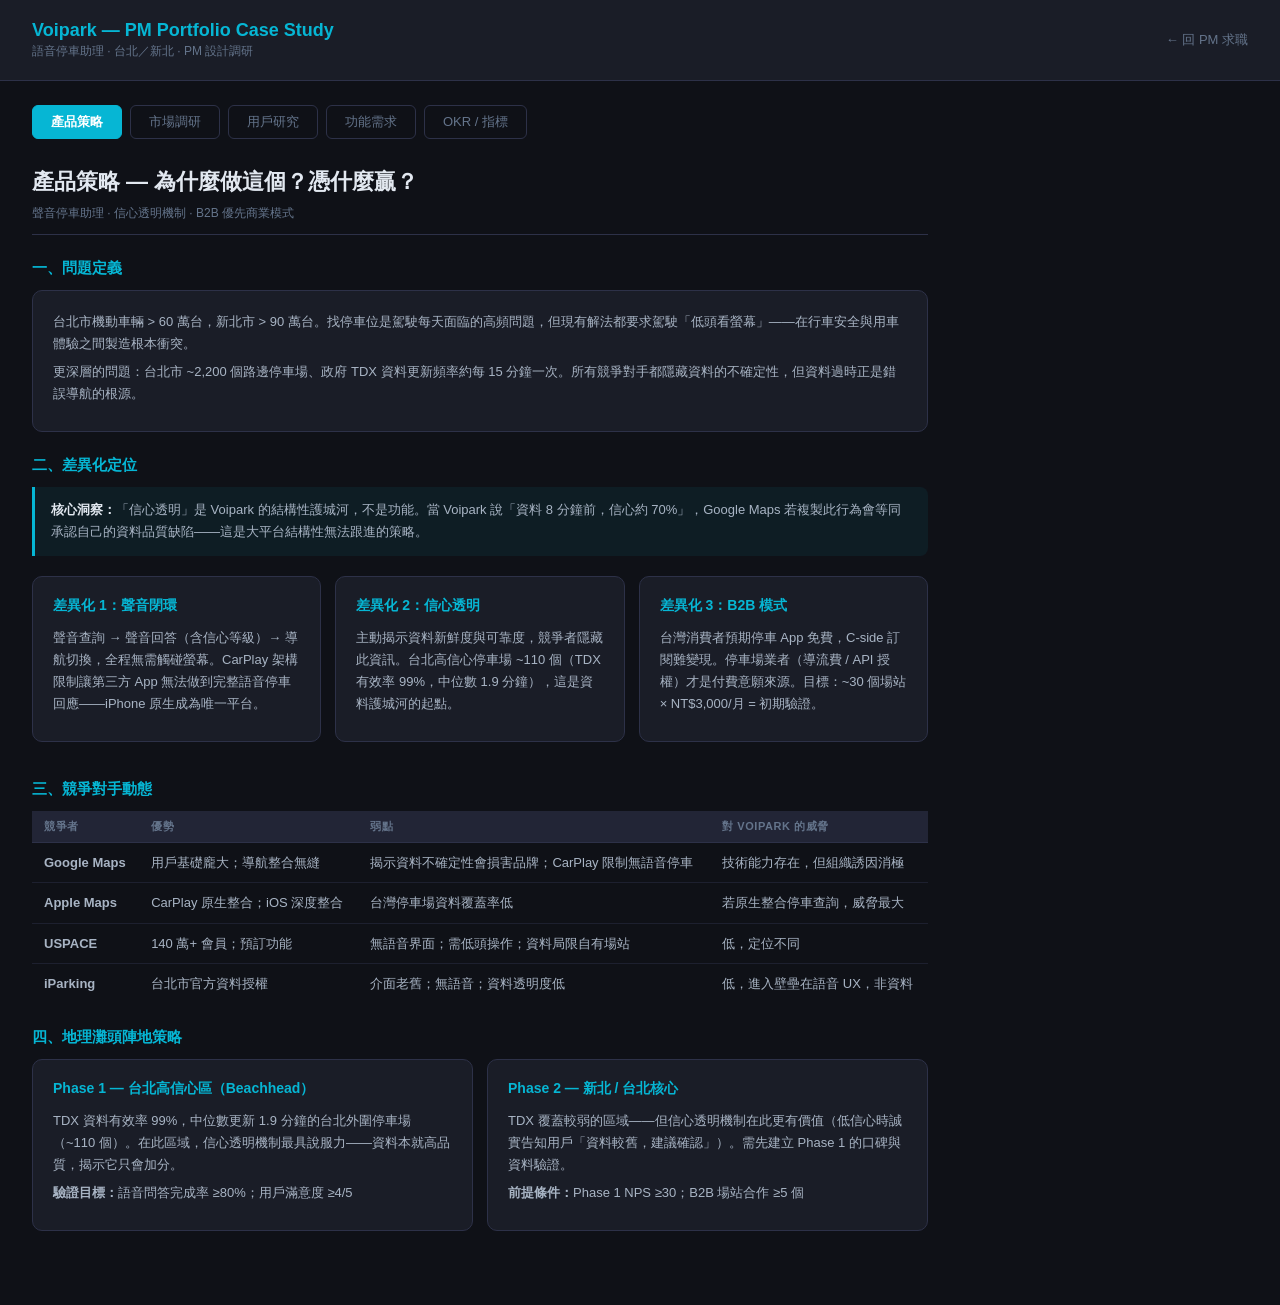
<file: portfolio/voipark.html>
<!DOCTYPE html>
<html lang="zh-TW">
<head>
<meta charset="UTF-8">
<meta name="viewport" content="width=device-width, initial-scale=1.0">
<title>Voipark PM Portfolio — jobshih</title>
<style>
  :root {
    --bg: #0f1117;
    --surface: #1a1d27;
    --surface2: #222536;
    --border: #2d3148;
    --accent: #6366f1;
    --accent2: #06b6d4;
    --accent3: #10b981;
    --accent4: #f59e0b;
    --accent5: #ef4444;
    --text: #e2e8f0;
    --muted: #64748b;
  }
  * { box-sizing: border-box; margin: 0; padding: 0; }
  body { background: var(--bg); color: var(--text); font-family: -apple-system, BlinkMacSystemFont, 'Segoe UI', sans-serif; min-height: 100vh; }
  header { background: var(--surface); border-bottom: 1px solid var(--border); padding: 20px 32px; display: flex; align-items: center; justify-content: space-between; position: sticky; top: 0; z-index: 100; }
  header .title { font-size: 18px; font-weight: 700; color: var(--accent2); }
  header .sub { font-size: 12px; color: var(--muted); margin-top: 2px; }
  header .back { color: var(--muted); font-size: 13px; text-decoration: none; }
  header .back:hover { color: var(--text); }
  .tabs { display: flex; gap: 8px; margin: 24px 32px 0; flex-wrap: wrap; }
  .tab { padding: 7px 18px; border-radius: 6px; font-size: 13px; cursor: pointer; border: 1px solid var(--border); background: transparent; color: var(--muted); transition: all 0.15s; }
  .tab.active { background: var(--accent2); border-color: var(--accent2); color: #fff; font-weight: 600; }
  .tab:hover:not(.active) { border-color: var(--accent2); color: var(--text); }
  .panel { display: none; padding: 28px 32px 60px; max-width: 960px; }
  .panel.active { display: block; }

  h2 { font-size: 22px; font-weight: 700; margin-bottom: 8px; color: var(--text); }
  h3 { font-size: 15px; font-weight: 600; color: var(--accent2); margin: 24px 0 12px; }
  h4 { font-size: 13px; font-weight: 600; color: var(--muted); text-transform: uppercase; letter-spacing: 0.05em; margin: 20px 0 8px; }
  p { font-size: 14px; line-height: 1.7; color: #a8b4c4; margin-bottom: 12px; }
  .section-header { border-bottom: 1px solid var(--border); padding-bottom: 12px; margin-bottom: 20px; }
  .section-header .meta { font-size: 12px; color: var(--muted); margin-top: 4px; }

  .badge { display: inline-block; padding: 2px 8px; border-radius: 4px; font-size: 11px; font-weight: 600; }
  .badge-p0 { background: rgba(239,68,68,0.15); color: var(--accent5); border: 1px solid rgba(239,68,68,0.3); }
  .badge-p1 { background: rgba(245,158,11,0.15); color: var(--accent4); border: 1px solid rgba(245,158,11,0.3); }
  .badge-p2 { background: rgba(99,102,241,0.15); color: var(--accent); border: 1px solid rgba(99,102,241,0.3); }

  .card { background: var(--surface); border: 1px solid var(--border); border-radius: 10px; padding: 20px; margin-bottom: 14px; }
  .card-row { display: grid; gap: 14px; }
  .card-row.cols2 { grid-template-columns: 1fr 1fr; }
  .card-row.cols3 { grid-template-columns: 1fr 1fr 1fr; }
  @media (max-width: 700px) { .card-row.cols2, .card-row.cols3 { grid-template-columns: 1fr; } }
  .card h3 { margin-top: 0; font-size: 14px; }
  .card p { font-size: 13px; margin-bottom: 6px; }

  .metric-card { background: var(--surface); border: 1px solid var(--border); border-radius: 10px; padding: 16px 20px; text-align: center; }
  .metric-card .value { font-size: 28px; font-weight: 700; color: var(--accent2); margin-bottom: 4px; }
  .metric-card .label { font-size: 12px; color: var(--muted); }
  .metric-card .note { font-size: 11px; color: var(--accent3); margin-top: 4px; }

  table { width: 100%; border-collapse: collapse; font-size: 13px; margin-bottom: 20px; }
  th { background: var(--surface2); color: var(--muted); font-size: 11px; text-transform: uppercase; letter-spacing: 0.05em; padding: 8px 12px; text-align: left; border-bottom: 1px solid var(--border); }
  td { padding: 10px 12px; border-bottom: 1px solid rgba(45,49,72,0.5); vertical-align: top; line-height: 1.5; color: #a8b4c4; }
  tr:last-child td { border-bottom: none; }

  .scope-list { list-style: none; }
  .scope-list li { padding: 7px 0; font-size: 13px; color: #a8b4c4; border-bottom: 1px solid rgba(45,49,72,0.3); display: flex; align-items: flex-start; gap: 8px; }
  .scope-list li:last-child { border-bottom: none; }
  .scope-in::before { content: '✓'; color: var(--accent3); font-weight: 700; flex-shrink: 0; }
  .scope-out::before { content: '✗'; color: var(--accent5); font-weight: 700; flex-shrink: 0; }

  .insight { background: rgba(6,182,212,0.07); border-left: 3px solid var(--accent2); border-radius: 0 8px 8px 0; padding: 12px 16px; margin: 12px 0 20px; font-size: 13px; color: #a8b4c4; line-height: 1.7; }
  .insight strong { color: var(--text); }

  /* Persona cards */
  .persona { background: var(--surface); border: 1px solid var(--border); border-radius: 10px; padding: 20px; }
  .persona-name { font-size: 16px; font-weight: 700; margin-bottom: 4px; }
  .persona-role { font-size: 12px; color: var(--muted); margin-bottom: 12px; }
  .persona-row { display: flex; gap: 8px; margin-bottom: 8px; }
  .persona-label { font-size: 11px; color: var(--muted); width: 60px; flex-shrink: 0; padding-top: 1px; }
  .persona-val { font-size: 13px; color: #a8b4c4; line-height: 1.5; }
  .quote { font-style: italic; font-size: 13px; color: var(--accent2); border-left: 2px solid var(--accent2); padding-left: 10px; margin-top: 12px; }

  /* RICE table */
  .rice-score { font-weight: 700; color: var(--accent2); }

  /* Voice flow */
  .flow-step { display: flex; align-items: flex-start; gap: 12px; padding: 10px 0; border-bottom: 1px solid rgba(45,49,72,0.3); }
  .flow-step:last-child { border-bottom: none; }
  .step-num { width: 24px; height: 24px; border-radius: 50%; background: var(--accent2); color: #0f1117; font-size: 11px; font-weight: 700; display: flex; align-items: center; justify-content: center; flex-shrink: 0; margin-top: 2px; }
  .step-name { font-size: 13px; font-weight: 600; color: var(--text); margin-bottom: 3px; }
  .step-desc { font-size: 12px; color: #a8b4c4; }
  .step-note { font-size: 11px; color: var(--muted); margin-top: 3px; }

  /* OKR */
  .okr-o { background: var(--surface); border: 1px solid var(--border); border-radius: 10px; padding: 16px 20px; margin-bottom: 12px; }
  .okr-objective { font-size: 15px; font-weight: 700; color: var(--text); margin-bottom: 14px; }
  .okr-kr { display: flex; align-items: center; gap: 10px; padding: 8px 0; border-bottom: 1px solid rgba(45,49,72,0.3); font-size: 13px; color: #a8b4c4; }
  .okr-kr:last-child { border-bottom: none; }
  .kr-tag { font-size: 10px; color: var(--muted); width: 32px; flex-shrink: 0; }

  /* Framework cards */
  .framework-grid { display: grid; grid-template-columns: 1fr 1fr; gap: 12px; margin-bottom: 20px; }
  @media (max-width: 700px) { .framework-grid { grid-template-columns: 1fr; } }
  .fw-card { background: var(--surface); border: 1px solid var(--border); border-radius: 8px; padding: 14px 16px; }
  .fw-name { font-size: 12px; font-weight: 600; color: var(--muted); text-transform: uppercase; letter-spacing: 0.05em; margin-bottom: 8px; }
  .fw-finding { font-size: 13px; color: #a8b4c4; line-height: 1.6; }
  .fw-conclusion { font-size: 12px; color: var(--accent3); margin-top: 8px; font-weight: 600; }
</style>
</head>
<body>
<header>
  <div>
    <div class="title">Voipark — PM Portfolio Case Study</div>
    <div class="sub">語音停車助理 · 台北／新北 · PM 設計調研</div>
  </div>
  <a href="../index.html" class="back">← 回 PM 求職</a>
</header>

<div class="tabs">
  <button class="tab active" onclick="showTab('strategy')">產品策略</button>
  <button class="tab" onclick="showTab('research')">市場調研</button>
  <button class="tab" onclick="showTab('personas')">用戶研究</button>
  <button class="tab" onclick="showTab('requirements')">功能需求</button>
  <button class="tab" onclick="showTab('okr')">OKR / 指標</button>
</div>

<!-- Strategy Tab -->
<div class="panel active" id="strategy">
  <div class="section-header">
    <h2>產品策略 — 為什麼做這個？憑什麼贏？</h2>
    <div class="meta">聲音停車助理 · 信心透明機制 · B2B 優先商業模式</div>
  </div>

  <h3>一、問題定義</h3>
  <div class="card">
    <p>台北市機動車輛 > 60 萬台，新北市 > 90 萬台。找停車位是駕駛每天面臨的高頻問題，但現有解法都要求駕駛「低頭看螢幕」——在行車安全與用車體驗之間製造根本衝突。</p>
    <p>更深層的問題：台北市 ~2,200 個路邊停車場、政府 TDX 資料更新頻率約每 15 分鐘一次。所有競爭對手都隱藏資料的不確定性，但資料過時正是錯誤導航的根源。</p>
  </div>

  <h3>二、差異化定位</h3>
  <div class="insight">
    <strong>核心洞察：</strong>「信心透明」是 Voipark 的結構性護城河，不是功能。當 Voipark 說「資料 8 分鐘前，信心約 70%」，Google Maps 若複製此行為會等同承認自己的資料品質缺陷——這是大平台結構性無法跟進的策略。
  </div>

  <div class="card-row cols3">
    <div class="card">
      <h3>差異化 1：聲音閉環</h3>
      <p>聲音查詢 → 聲音回答（含信心等級）→ 導航切換，全程無需觸碰螢幕。CarPlay 架構限制讓第三方 App 無法做到完整語音停車回應——iPhone 原生成為唯一平台。</p>
    </div>
    <div class="card">
      <h3>差異化 2：信心透明</h3>
      <p>主動揭示資料新鮮度與可靠度，競爭者隱藏此資訊。台北高信心停車場 ~110 個（TDX 有效率 99%，中位數 1.9 分鐘），這是資料護城河的起點。</p>
    </div>
    <div class="card">
      <h3>差異化 3：B2B 模式</h3>
      <p>台灣消費者預期停車 App 免費，C-side 訂閱難變現。停車場業者（導流費 / API 授權）才是付費意願來源。目標：~30 個場站 × NT$3,000/月 = 初期驗證。</p>
    </div>
  </div>

  <h3>三、競爭對手動態</h3>
  <table>
    <thead><tr><th>競爭者</th><th>優勢</th><th>弱點</th><th>對 Voipark 的威脅</th></tr></thead>
    <tbody>
      <tr><td><strong>Google Maps</strong></td><td>用戶基礎龐大；導航整合無縫</td><td>揭示資料不確定性會損害品牌；CarPlay 限制無語音停車</td><td>技術能力存在，但組織誘因消極</td></tr>
      <tr><td><strong>Apple Maps</strong></td><td>CarPlay 原生整合；iOS 深度整合</td><td>台灣停車場資料覆蓋率低</td><td>若原生整合停車查詢，威脅最大</td></tr>
      <tr><td><strong>USPACE</strong></td><td>140 萬+ 會員；預訂功能</td><td>無語音界面；需低頭操作；資料局限自有場站</td><td>低，定位不同</td></tr>
      <tr><td><strong>iParking</strong></td><td>台北市官方資料授權</td><td>介面老舊；無語音；資料透明度低</td><td>低，進入壁壘在語音 UX，非資料</td></tr>
    </tbody>
  </table>

  <h3>四、地理灘頭陣地策略</h3>
  <div class="card-row cols2">
    <div class="card">
      <h3>Phase 1 — 台北高信心區（Beachhead）</h3>
      <p>TDX 資料有效率 99%，中位數更新 1.9 分鐘的台北外圍停車場（~110 個）。在此區域，信心透明機制最具說服力——資料本就高品質，揭示它只會加分。</p>
      <p><strong>驗證目標：</strong>語音問答完成率 ≥80%；用戶滿意度 ≥4/5</p>
    </div>
    <div class="card">
      <h3>Phase 2 — 新北 / 台北核心</h3>
      <p>TDX 覆蓋較弱的區域——但信心透明機制在此更有價值（低信心時誠實告知用戶「資料較舊，建議確認」）。需先建立 Phase 1 的口碑與資料驗證。</p>
      <p><strong>前提條件：</strong>Phase 1 NPS ≥30；B2B 場站合作 ≥5 個</p>
    </div>
  </div>
</div>

<!-- Research Tab -->
<div class="panel" id="research">
  <div class="section-header">
    <h2>市場調研 — 七框架整合分析</h2>
    <div class="meta">PESTEL · Porter's Five Forces · SWOT · VRIO · BMC · JTBD · 藍海 ERRC</div>
  </div>

  <h3>整合戰略結論（七框架交叉比對）</h3>
  <div class="insight">
    <strong>一致性發現：</strong>所有七個框架的分析都指向同一個戰略方向——以「信心透明 + 語音閉環」為核心差異化，優先拿下 B2B（停車場業者）而非追求 C-side 規模。Google / Apple 的威脅是真實的，但兩者都有組織上的誘因問題無法輕易跟進。時機窗口：CarPlay 語音限制預計 2–3 年內不變，這是窗口期。
  </div>

  <div class="framework-grid">
    <div class="fw-card">
      <div class="fw-name">PESTEL</div>
      <div class="fw-finding">台灣停車位不足（法定 1 車位：1.5 戶，實際供需倒掛）。政府 TDX 資料開放政策是結構性利多；iOS 市佔約 35%（目標族群更高）。</div>
      <div class="fw-conclusion">→ 政策 + 資料環境有利；平台先選 iPhone</div>
    </div>
    <div class="fw-card">
      <div class="fw-name">Porter's Five Forces</div>
      <div class="fw-finding">進入者威脅低（語音 UX 技術門檻高）；替代品威脅高（Google Maps 隨時可加功能）；供應商議價力低（TDX 免費開放）；買方議價力 B2B 端中等。</div>
      <div class="fw-conclusion">→ 對大平台的護城河在信心透明，非技術</div>
    </div>
    <div class="fw-card">
      <div class="fw-name">SWOT</div>
      <div class="fw-finding">優勢：信心透明機制獨特；語音閉環技術領先。劣勢：品牌知名度零；資金有限。機會：Apple CarPlay 開放時機。威脅：Google / Apple 原生整合。</div>
      <div class="fw-conclusion">→ SO 策略：搶在大平台前建立 B2B 生態</div>
    </div>
    <div class="fw-card">
      <div class="fw-name">VRIO</div>
      <div class="fw-finding">信心透明機制：有價值（V）、稀缺（R）、難模仿（I，大平台有組織誘因問題）、組織具備執行能力（O）→ 持久競爭優勢。語音閉環：V+R，但 Apple 可改規則（I 不穩定）。</div>
      <div class="fw-conclusion">→ 信心透明 > 語音技術，前者更持久</div>
    </div>
    <div class="fw-card">
      <div class="fw-name">BMC（商業模式畫布）</div>
      <div class="fw-finding">C-side 免費獲取用戶；B2B（停車場業者）付費：導流費 + API 授權。核心資源是 TDX 資料整合 + 信心演算法。關鍵合作：Taipei 交通局（資料保護）。</div>
      <div class="fw-conclusion">→ 雙邊平台：C-side 免費，B2B 收費</div>
    </div>
    <div class="fw-card">
      <div class="fw-name">JTBD</div>
      <div class="fw-finding">功能型工作：找到有車位的停車場。情緒型工作：不焦慮、不分心。社交型工作：到達目的地準時，不讓人等。現有解法（Google Maps）解決功能工作但製造情緒焦慮（低頭看屏、資料可信度未知）。</div>
      <div class="fw-conclusion">→ 情緒工作（不焦慮）是差異化核心</div>
    </div>
    <div class="fw-card" style="grid-column: 1 / -1">
      <div class="fw-name">藍海 ERRC 框架</div>
      <div class="fw-finding">
        <table style="margin:0">
          <tr><td style="color:var(--accent5);font-weight:600;width:80px">消除</td><td>停車資料確定性的幻象；需低頭操作的互動設計</td></tr>
          <tr><td style="color:var(--accent4);font-weight:600">減少</td><td>精確剩餘車位數（用信心等級替代）；複雜 UI 功能</td></tr>
          <tr><td style="color:var(--accent3);font-weight:600">提升</td><td>行車安全（全語音）；資料誠實度（信心透明）</td></tr>
          <tr><td style="color:var(--accent2);font-weight:600">創造</td><td>語音信心等級回報（產業首創）；停車場業者導流收益分享</td></tr>
        </table>
      </div>
      <div class="fw-conclusion">→ 藍海：在「語音 × 信心透明」交叉點開創新市場</div>
    </div>
  </div>

  <h3>市場規模估算</h3>
  <div class="card-row cols3">
    <div class="metric-card">
      <div class="value">150萬+</div>
      <div class="label">台北 + 新北汽車登記數</div>
      <div class="note">TAM（日常通勤駕駛）</div>
    </div>
    <div class="metric-card">
      <div class="value">~30萬</div>
      <div class="label">高頻停車需求族群</div>
      <div class="note">SAM（台北市通勤駕駛）</div>
    </div>
    <div class="metric-card">
      <div class="value">~3萬</div>
      <div class="label">Early Adopter 目標</div>
      <div class="note">SOM（Year 1，iPhone 語音早採用者）</div>
    </div>
  </div>
</div>

<!-- Personas Tab -->
<div class="panel" id="personas">
  <div class="section-header">
    <h2>用戶研究 — Personas × JTBD 深化</h2>
    <div class="meta">三類核心使用者 · 功能 / 情緒 / 社交工作分析</div>
  </div>

  <h3>Persona A — 台北上班族（主要目標）</h3>
  <div class="persona">
    <div class="persona-name">陳建宏</div>
    <div class="persona-role">33 歲 · 軟體工程師 · 每週 5 天開車通勤，台北市中心</div>
    <div class="persona-row"><span class="persona-label">情境</span><span class="persona-val">早上趕上班，停車場常爆滿。邊開車邊拿手機查 Google Maps 既危險又心煩，經常在幾個停車場之間繞圈浪費 15 分鐘。</span></div>
    <div class="persona-row"><span class="persona-label">痛點</span><span class="persona-val">地圖 App 顯示「有車位」但到了才發現滿了；停紅燈才敢低頭查；資料多久前的完全不知道。</span></div>
    <div class="persona-row"><span class="persona-label">目標</span><span class="persona-val">不焦慮地找到停車位，不遲到，不要分心駕駛。</span></div>
    <div class="persona-row"><span class="persona-label">行為</span><span class="persona-val">iPhone 用戶；常用 Siri；已安裝 Google Maps、iParking；對新 App 採用門檻低但刪除也快。</span></div>
    <div class="quote">"如果 App 能直接告訴我『前面那個停車場大概還有位子，但資料是 5 分鐘前的』，我就知道要不要賭了。"</div>
    <div style="margin-top:14px">
      <h4>JTBD 分析</h4>
      <table style="margin-top:8px">
        <tr><td style="width:100px;font-weight:600;color:var(--muted)">功能工作</td><td>在抵達目的地前找到可停的停車場</td></tr>
        <tr><td style="font-weight:600;color:var(--muted)">情緒工作</td><td>整個行程不焦慮；相信 App 告訴我的資訊</td></tr>
        <tr><td style="font-weight:600;color:var(--muted)">社交工作</td><td>準時抵達，不讓同事 / 客戶等待</td></tr>
      </table>
    </div>
  </div>

  <h3>Persona B — 商務拜訪者（次要目標）</h3>
  <div class="persona">
    <div class="persona-name">林雅婷</div>
    <div class="persona-role">41 歲 · 業務主管 · 每週拜訪 3–5 個客戶，台北各區</div>
    <div class="persona-row"><span class="persona-label">情境</span><span class="persona-val">開公司配車拜訪客戶，到達陌生區域不熟悉停車位置。趕 meeting 時壓力最大，需要快速決策。</span></div>
    <div class="persona-row"><span class="persona-label">痛點</span><span class="persona-val">每次拜訪新地點都要臨時搜尋停車場；路邊停車 vs 停車場的判斷沒有依據；超時停車罰款造成焦慮。</span></div>
    <div class="persona-row"><span class="persona-label">目標</span><span class="persona-val">抵達前就確定停哪裡，會議結束後能快速離場。</span></div>
    <div class="quote">"我需要的不是最近的停車場，是最可能還有位子的停車場，而且最好能用說的問。"</div>
    <div style="margin-top:14px">
      <h4>JTBD 分析</h4>
      <table style="margin-top:8px">
        <tr><td style="width:100px;font-weight:600;color:var(--muted)">功能工作</td><td>在拜訪地點附近找到確定能停的地方</td></tr>
        <tr><td style="font-weight:600;color:var(--muted)">情緒工作</td><td>不因停車問題影響見客戶的心理狀態</td></tr>
        <tr><td style="font-weight:600;color:var(--muted)">社交工作</td><td>展現專業，準時赴約，不解釋「因為找停車位遲到」</td></tr>
      </table>
    </div>
  </div>

  <h3>Persona C — B2B 停車場業者（付費用戶）</h3>
  <div class="persona">
    <div class="persona-name">張經理</div>
    <div class="persona-role">48 歲 · 私有停車場管理者 · 台北市中心，100 個車位</div>
    <div class="persona-row"><span class="persona-label">情境</span><span class="persona-val">停車場在尖峰時段幾乎全滿，但非尖峰（平日午後）常閒置 30–40%。希望提高整體使用率，但不知道如何曝光給路過駕駛。</span></div>
    <div class="persona-row"><span class="persona-label">痛點</span><span class="persona-val">USPACE 競品要求分潤過高；自己做 App 沒有能力；TDX 公開資料讓競爭者也知道自己場站狀況。</span></div>
    <div class="persona-row"><span class="persona-label">目標</span><span class="persona-val">非尖峰時段填滿車位；不要支付過高佣金；能看到導流效果數據。</span></div>
    <div class="quote">"如果有個 App 能精準把有停車需求的駕駛導過來，每月 NT$3,000 的費用是合理的，比我自己打廣告便宜多了。"</div>
    <div style="margin-top:14px">
      <h4>購買決策因素</h4>
      <table style="margin-top:8px">
        <tr><td style="width:100px;font-weight:600;color:var(--muted)">Must-have</td><td>可量化的導流數據（多少人因 App 來停）；費用清晰無隱費</td></tr>
        <tr><td style="font-weight:600;color:var(--muted)">Nice-to-have</td><td>能看到自己場站在 App 內的顯示排名；競爭場站資料</td></tr>
        <tr><td style="font-weight:600;color:var(--muted)">Dealbreaker</td><td>過高的成功抽佣（>5%）；資料外洩場站即時資訊給競爭對手</td></tr>
      </table>
    </div>
  </div>
</div>

<!-- Requirements Tab -->
<div class="panel" id="requirements">
  <div class="section-header">
    <h2>功能需求 — RICE 優先化</h2>
    <div class="meta">11 步語音流程設計 · P0 MVP Scope · RICE 評分</div>
  </div>

  <h3>核心語音互動流程（11 步）</h3>
  <div class="card" style="padding: 14px 20px">
    <div class="flow-step">
      <div class="step-num">1</div>
      <div><div class="step-name">Wake Word / 啟動</div><div class="step-desc">用戶說「嘿 Voipark」或點擊 Widget 啟動</div><div class="step-note">注意：Siri Shortcut 整合可降低啟動摩擦</div></div>
    </div>
    <div class="flow-step">
      <div class="step-num">2</div>
      <div><div class="step-name">語音輸入接收</div><div class="step-desc">「我在忠孝東路，附近哪裡有停車位？」</div><div class="step-note">STT：Apple Speech Recognition（在地化效果佳）</div></div>
    </div>
    <div class="flow-step">
      <div class="step-num">3</div>
      <div><div class="step-name">意圖解析</div><div class="step-desc">NLU 解析：地點（忠孝東路）、需求（停車位）、隱含（最近、有空位）</div></div>
    </div>
    <div class="flow-step">
      <div class="step-num">4</div>
      <div><div class="step-name">位置定位</div><div class="step-desc">取得 GPS 座標；若地點模糊則用語音澄清問句（「你說的忠孝東路幾段附近？」）</div></div>
    </div>
    <div class="flow-step">
      <div class="step-num">5</div>
      <div><div class="step-name">停車場資料查詢</div><div class="step-desc">查詢 TDX + 合作場站即時資料；計算各場站信心等級</div><div class="step-note">信心 = f(資料新鮮度, 歷史準確率, 時段模式)</div></div>
    </div>
    <div class="flow-step">
      <div class="step-num">6</div>
      <div><div class="step-name">信心等級計算</div><div class="step-desc">高：資料 &lt;5 分鐘，歷史準確率 &gt;90% → 「很有可能有位子」<br>中：資料 5–15 分鐘 → 「應該還有位子，但建議確認」<br>低：資料 &gt;15 分鐘 → 「資料較舊，建議電話確認」</div></div>
    </div>
    <div class="flow-step">
      <div class="step-num">7</div>
      <div><div class="step-name">語音回答生成</div><div class="step-desc">TTS 合成自然語句：「忠孝東路四段有個全日停車場，大約 3 分鐘，資料是 4 分鐘前的，應該還有位子。要我導過去嗎？」</div></div>
    </div>
    <div class="flow-step">
      <div class="step-num">8</div>
      <div><div class="step-name">用戶確認</div><div class="step-desc">用戶語音回應「好」或「再找一個」或「算了」</div></div>
    </div>
    <div class="flow-step">
      <div class="step-num">9</div>
      <div><div class="step-name">導航移交</div><div class="step-desc">確認後自動切換 Apple Maps / Google Maps 導航到停車場入口</div><div class="step-note">Deep link to Maps；不另起獨立導航，減少切換摩擦</div></div>
    </div>
    <div class="flow-step">
      <div class="step-num">10</div>
      <div><div class="step-name">到達確認（可選）</div><div class="step-desc">抵達後詢問：「停到了嗎？」→ 收集實際結果校正信心模型</div></div>
    </div>
    <div class="flow-step">
      <div class="step-num">11</div>
      <div><div class="step-name">反饋回路</div><div class="step-desc">成功 / 失敗案例回饋信心演算法；積累場站準確率歷史資料</div><div class="step-note">關鍵：飛輪效應——使用越多，信心模型越準</div></div>
    </div>
  </div>

  <h3>RICE 優先化評分</h3>
  <table>
    <thead>
      <tr><th>功能</th><th>Reach</th><th>Impact</th><th>Confidence</th><th>Effort</th><th>RICE</th><th>優先級</th></tr>
    </thead>
    <tbody>
      <tr>
        <td><strong>語音查詢 + TDX 資料整合</strong><br><span style="font-size:11px;color:var(--muted)">Step 1–5 基礎流程</span></td>
        <td>100%</td><td>3</td><td>90%</td><td>4週</td>
        <td><span class="rice-score">67.5</span></td>
        <td><span class="badge badge-p0">P0</span></td>
      </tr>
      <tr>
        <td><strong>信心等級計算 + 語音回答</strong><br><span style="font-size:11px;color:var(--muted)">Step 6–7 核心差異化</span></td>
        <td>100%</td><td>3</td><td>80%</td><td>3週</td>
        <td><span class="rice-score">80</span></td>
        <td><span class="badge badge-p0">P0</span></td>
      </tr>
      <tr>
        <td><strong>導航移交（Maps deep link）</strong><br><span style="font-size:11px;color:var(--muted)">Step 9 閉環收尾</span></td>
        <td>100%</td><td>2</td><td>95%</td><td>1週</td>
        <td><span class="rice-score">190</span></td>
        <td><span class="badge badge-p0">P0</span></td>
      </tr>
      <tr>
        <td><strong>到達確認 + 信心模型回饋</strong><br><span style="font-size:11px;color:var(--muted)">Step 10–11 飛輪機制</span></td>
        <td>40%</td><td>3</td><td>70%</td><td>3週</td>
        <td><span class="rice-score">28</span></td>
        <td><span class="badge badge-p1">P1</span></td>
      </tr>
      <tr>
        <td><strong>B2B 業者後台（導流報表）</strong><br><span style="font-size:11px;color:var(--muted)">Persona C 核心需求</span></td>
        <td>20%</td><td>3</td><td>80%</td><td>4週</td>
        <td><span class="rice-score">12</span></td>
        <td><span class="badge badge-p1">P1</span></td>
      </tr>
      <tr>
        <td><strong>Widget / Lock Screen 快速啟動</strong><br><span style="font-size:11px;color:var(--muted)">降低啟動摩擦</span></td>
        <td>60%</td><td>2</td><td>80%</td><td>1週</td>
        <td><span class="rice-score">96</span></td>
        <td><span class="badge badge-p1">P1</span></td>
      </tr>
      <tr>
        <td><strong>CarPlay 整合（受限語音）</strong><br><span style="font-size:11px;color:var(--muted)">架構限制：無法完整語音閉環</span></td>
        <td>30%</td><td>2</td><td>50%</td><td>6週</td>
        <td><span class="rice-score">5</span></td>
        <td><span class="badge badge-p2">P2</span></td>
      </tr>
      <tr>
        <td><strong>新北市擴展</strong><br><span style="font-size:11px;color:var(--muted)">TDX 覆蓋較弱，信心模型複雜</span></td>
        <td>50%</td><td>2</td><td>60%</td><td>8週</td>
        <td><span class="rice-score">7.5</span></td>
        <td><span class="badge badge-p2">P2</span></td>
      </tr>
    </tbody>
  </table>
  <p style="font-size:12px;color:var(--muted)">RICE = (Reach × Impact × Confidence) / Effort（週）。數字供相對比較，非絕對值。</p>

  <h3>MVP 範圍邊界</h3>
  <div class="card-row cols2">
    <div class="card">
      <h4>MVP 內</h4>
      <ul class="scope-list">
        <li class="scope-in">iPhone 原生 App（iOS 16+）</li>
        <li class="scope-in">語音查詢 → 信心等級回答 → 導航移交（完整閉環）</li>
        <li class="scope-in">台北市高信心停車場 ~110 個（TDX 資料）</li>
        <li class="scope-in">B2B 業者上架申請流程（手動審核 MVP）</li>
      </ul>
    </div>
    <div class="card">
      <h4>MVP 外</h4>
      <ul class="scope-list">
        <li class="scope-out">Android App</li>
        <li class="scope-out">CarPlay 整合（架構限制，P2）</li>
        <li class="scope-out">新北市（TDX 覆蓋不足）</li>
        <li class="scope-out">路邊停車格即時空位（資料不存在）</li>
        <li class="scope-out">停車費預測 / 停車場預訂</li>
      </ul>
    </div>
  </div>
</div>

<!-- OKR Tab -->
<div class="panel" id="okr">
  <div class="section-header">
    <h2>OKR / 成功指標框架</h2>
    <div class="meta">北極星指標 · 季度 OKR · 護欄指標</div>
  </div>

  <h3>北極星指標（North Star Metric）</h3>
  <div class="card" style="border-color:var(--accent2);background:rgba(6,182,212,0.06)">
    <h3 style="color:var(--accent2);margin-top:0">語音查詢成功完成率 × 每週活躍用戶數</h3>
    <p>定義「成功完成」：用戶語音查詢 → 收到信心等級回答 → 接受導航移交（未在步驟中途退出）。此指標同時捕捉功能完整性（完成率）與市場牽引力（WAU），避免只追蹤下載數造成虛榮指標陷阱。</p>
  </div>

  <h3>Q1 OKR（MVP 驗證期）</h3>
  <div class="okr-o">
    <div class="okr-objective">O1 — 證明語音停車閉環在真實駕駛情境中可靠運作</div>
    <div class="okr-kr"><span class="kr-tag">KR1.1</span>Beta 用戶（n≥30）語音查詢完成率 ≥ 80%（不中途退出）</div>
    <div class="okr-kr"><span class="kr-tag">KR1.2</span>信心等級準確率 ≥ 75%（高信心時實際有位子的比例）</div>
    <div class="okr-kr"><span class="kr-tag">KR1.3</span>語音 STT 識別失誤率 &lt; 10%（台語口音 / 路名識別）</div>
    <div class="okr-kr"><span class="kr-tag">KR1.4</span>語音回答到導航切換 P95 &lt; 3 秒</div>
  </div>
  <div class="okr-o">
    <div class="okr-objective">O2 — 確認 B2B 停車場業者付費意願與合作路徑</div>
    <div class="okr-kr"><span class="kr-tag">KR2.1</span>完成 10 個停車場業者深度訪談</div>
    <div class="okr-kr"><span class="kr-tag">KR2.2</span>3 個業者表達付費合作意向（LOI 或 PO）</div>
    <div class="okr-kr"><span class="kr-tag">KR2.3</span>確認導流費定價模型（NT$3,000/月 vs 成功抽佣，擇一）</div>
  </div>
  <div class="okr-o">
    <div class="okr-objective">O3 — 建立政府資料保護關係（TDX 護城河）</div>
    <div class="okr-kr"><span class="kr-tag">KR3.1</span>完成與台北市交通局初次接洽</div>
    <div class="okr-kr"><span class="kr-tag">KR3.2</span>確認 TDX 資料授權條款不限制商業使用</div>
    <div class="okr-kr"><span class="kr-tag">KR3.3</span>評估資料獨家優先存取可行性</div>
  </div>

  <h3>Q2 OKR（B2B 商業驗證期）</h3>
  <div class="okr-o">
    <div class="okr-objective">O4 — 實現初步 B2B 營收驗證</div>
    <div class="okr-kr"><span class="kr-tag">KR4.1</span>上線 B2B 付費業者 ≥ 5 個</div>
    <div class="okr-kr"><span class="kr-tag">KR4.2</span>月重複性收入（MRR）≥ NT$15,000</div>
    <div class="okr-kr"><span class="kr-tag">KR4.3</span>業者 30 天留存率 ≥ 80%（未退出合作）</div>
  </div>
  <div class="okr-o">
    <div class="okr-objective">O5 — C-side 用戶自然增長</div>
    <div class="okr-kr"><span class="kr-tag">KR5.1</span>月活躍用戶 MAU ≥ 500（無付費買量）</div>
    <div class="okr-kr"><span class="kr-tag">KR5.2</span>7 天留存率 ≥ 30%</div>
    <div class="okr-kr"><span class="kr-tag">KR5.3</span>NPS ≥ 40（推薦意願）</div>
  </div>

  <h3>護欄指標（Guard Rails）</h3>
  <table>
    <thead><tr><th>指標</th><th>限制</th><th>原因</th></tr></thead>
    <tbody>
      <tr><td>高信心誤導率（說有，其實沒有）</td><td>&lt; 15%</td><td>超過此比率，「信心透明」品牌承諾崩塌</td></tr>
      <tr><td>App 崩潰率</td><td>&lt; 1%</td><td>行車中 App 閃退是安全問題，非只是 UX 問題</td></tr>
      <tr><td>語音回答平均延遲</td><td>&lt; 4 秒</td><td>超過 4 秒，駕駛會轉移注意力到螢幕</td></tr>
      <tr><td>B2B 業者投訴（資料外洩）</td><td>0</td><td>場站即時資訊外洩給競爭業者是 dealbreaker</td></tr>
      <tr><td>30 天 App 卸載率</td><td>&lt; 50%</td><td>停車 App 本質上低頻，但卸載過高表示核心體驗失敗</td></tr>
    </tbody>
  </table>

  <h3>先行指標 vs 落後指標</h3>
  <div class="card-row cols2">
    <div class="card">
      <h3>先行指標（每週追蹤）</h3>
      <ul class="scope-list">
        <li class="scope-in">語音查詢完成率（預測 MAU 趨勢）</li>
        <li class="scope-in">信心等級準確率（預測 NPS）</li>
        <li class="scope-in">B2B 業者進行中洽談數（預測 MRR）</li>
        <li class="scope-in">Beta 用戶每週使用次數（預測留存）</li>
      </ul>
    </div>
    <div class="card">
      <h3>落後指標（每月追蹤）</h3>
      <ul class="scope-list">
        <li class="scope-in">MAU / WAU（用戶規模）</li>
        <li class="scope-in">MRR（B2B 月收入）</li>
        <li class="scope-in">7d / 30d 留存率</li>
        <li class="scope-in">NPS（推薦意願）</li>
      </ul>
    </div>
  </div>
</div>

<script>
function showTab(id) {
  document.querySelectorAll('.panel').forEach(p => p.classList.remove('active'));
  document.querySelectorAll('.tab').forEach(t => t.classList.remove('active'));
  document.getElementById(id).classList.add('active');
  event.target.classList.add('active');
}
</script>
</body>
</html>
</file>
<file: assets/site.css>
/* pm-roadmap 共用樣式。index.html（求職）與 roadmap.html（能力框架）都 <link> 這一份。
   一份不拆三份：兩個頁面各自載到用不到的規則（.pipeline-* vs .radar-*）沒有成本，
   拆成 base/jobs/roadmap 三個檔才會開始漂。 */
  :root {
    --bg: #f1f5f9;
    --surface: #ffffff;
    --surface2: #f8fafc;
    --border: #e2e8f0;
    --border2: #cbd5e1;
    --accent: #4f46e5;
    --accent2: #0891b2;
    --accent3: #059669;
    --accent4: #d97706;
    --accent5: #dc2626;
    --text: #0f172a;
    --muted: #64748b;
    --you: #7c3aed;
  }
  * { box-sizing: border-box; margin: 0; padding: 0; }
  body {
    background: var(--bg);
    color: var(--text);
    font-family: -apple-system, BlinkMacSystemFont, 'Segoe UI', sans-serif;
    min-height: 100vh;
  }

  /* Header */
  header {
    background: var(--surface);
    border-bottom: 1px solid var(--border);
    padding: 16px 32px;
    display: flex;
    align-items: center;
    justify-content: space-between;
    position: sticky;
    top: 0;
    z-index: 100;
    box-shadow: 0 1px 3px rgba(0,0,0,0.06);
  }
  header h1 { font-size: 17px; font-weight: 700; color: var(--accent); }
  header p { font-size: 12px; color: var(--muted); margin-top: 2px; }
  .tabs { display: flex; gap: 6px; flex-wrap: wrap; }
  .tab {
    padding: 6px 14px;
    border-radius: 6px;
    font-size: 13px;
    cursor: pointer;
    border: 1px solid var(--border);
    background: transparent;
    color: var(--muted);
    transition: all 0.15s;
  }
  .tab.active { background: var(--accent); border-color: var(--accent); color: #fff; font-weight: 600; }
  .tab:hover:not(.active) { border-color: var(--accent); color: var(--accent); background: rgba(79,70,229,0.05); }

  /* Views */
  .view { display: none; padding: 28px 32px 60px; max-width: 1400px; margin: 0 auto; }

  /* tab bar **之上**的區塊：求職頁的 Pipeline、框架頁的 north-star strip。
     頁面的左右留白與 max-width 本來全掛在 .view 上，而這些區塊刻意在 .view 之外
     （它們不屬於任何 tab），所以必須共用同一組值。
     ⚠️ 改 .view 的 padding / max-width 時要一起改這裡，否則上下兩半會對不齊。 */
  .page-top { padding: 28px 32px 0; max-width: 1400px; margin: 0 auto; }
  .page-top > *:last-child { margin-bottom: 0; }   /* 下方 .view 自己有 padding-top，不要疊 */
  .view.active { display: block; }

  /* === ROADMAP VIEW === */
  .roadmap-grid {
    display: grid;
    grid-template-columns: repeat(auto-fill, minmax(280px, 1fr));
    gap: 16px;
  }
  .phase-card {
    background: var(--surface);
    border: 1px solid var(--border);
    border-radius: 10px;
    overflow: hidden;
    transition: box-shadow 0.2s, border-color 0.2s;
  }
  .phase-card:hover { box-shadow: 0 4px 12px rgba(0,0,0,0.08); border-color: var(--border2); }
  .phase-header {
    padding: 12px 16px;
    font-size: 13px;
    font-weight: 700;
    display: flex;
    align-items: center;
    gap: 9px;
  }
  .phase-icon { font-size: 16px; }
  .phase-body { padding: 6px 16px 14px; }
  .skill-group { margin-top: 10px; }
  .skill-group-title {
    font-size: 10px;
    font-weight: 600;
    color: var(--muted);
    text-transform: uppercase;
    letter-spacing: 0.06em;
    margin-bottom: 5px;
  }
  .skill-tag {
    display: inline-flex;
    align-items: center;
    gap: 4px;
    padding: 3px 8px;
    border-radius: 4px;
    font-size: 12px;
    margin: 2px;
    cursor: default;
    border: 1px solid transparent;
  }
  .skill-tag.have {
    background: rgba(124,58,237,0.08);
    border-color: rgba(124,58,237,0.2);
    color: var(--you);
  }
  .skill-tag.need {
    background: #f8fafc;
    border-color: var(--border);
    color: var(--muted);
  }
  .skill-tag.learning {
    background: rgba(217,119,6,0.08);
    border-color: rgba(217,119,6,0.25);
    color: var(--accent4);
  }
  .skill-tag.wont {
    background: #f1f5f9;
    border-color: var(--border);
    color: #94a3b8;
    text-decoration: line-through;
    opacity: 0.75;
  }

  .legend {
    display: flex;
    gap: 16px;
    margin-bottom: 20px;
    flex-wrap: wrap;
  }
  .legend-item {
    display: flex;
    align-items: center;
    gap: 7px;
    font-size: 12px;
    color: var(--muted);
  }
  .legend-dot { width: 10px; height: 10px; border-radius: 3px; }

  /* === SKILLS VIEW === */
  .skills-table-wrap { overflow-x: auto; border: 1px solid var(--border); border-radius: 10px; }
  table { width: 100%; border-collapse: collapse; font-size: 13px; }
  th {
    text-align: left;
    padding: 10px 14px;
    background: var(--surface2);
    border-bottom: 1px solid var(--border);
    color: var(--muted);
    font-weight: 600;
    font-size: 11px;
    text-transform: uppercase;
    letter-spacing: 0.05em;
  }
  td { padding: 10px 14px; border-bottom: 1px solid var(--border); color: var(--text); }
  tr:last-child td { border-bottom: none; }
  tr:hover td { background: #fafbff; }
  .badge {
    display: inline-block;
    padding: 2px 8px;
    border-radius: 4px;
    font-size: 11px;
    font-weight: 600;
  }
  .badge.have { background: rgba(124,58,237,0.1); color: var(--you); }
  .badge.need { background: #f1f5f9; color: var(--muted); border: 1px solid var(--border); }
  .badge.partial { background: rgba(217,119,6,0.1); color: var(--accent4); }
  .badge.wont { background: #f1f5f9; color: #94a3b8; border: 1px solid var(--border); }
  tr.row-wont { opacity: 0.55; }
  tr.row-wont td:nth-child(2) { text-decoration: line-through; }
  .priority-bar { width: 60px; height: 6px; background: var(--border); border-radius: 3px; overflow: hidden; }
  .priority-fill { height: 100%; border-radius: 3px; }

  /* === JOBS VIEW === */
  .jobs-grid {
    display: grid;
    grid-template-columns: repeat(auto-fill, minmax(340px, 1fr));
    gap: 16px;
  }
  .job-card {
    background: var(--surface);
    border: 1px solid var(--border);
    border-radius: 10px;
    padding: 20px;
    transition: box-shadow 0.2s;
  }
  .job-card:hover { box-shadow: 0 4px 12px rgba(0,0,0,0.08); }
  .job-rank {
    display: inline-block;
    width: 26px;
    height: 26px;
    border-radius: 50%;
    background: var(--accent);
    color: #fff;
    font-size: 12px;
    font-weight: 700;
    text-align: center;
    line-height: 26px;
    margin-bottom: 10px;
  }
  .job-title { font-size: 15px; font-weight: 700; margin-bottom: 4px; }
  .job-company { font-size: 13px; color: var(--accent2); margin-bottom: 6px; }
  .job-meta { font-size: 12px; color: var(--muted); margin-bottom: 10px; }
  .job-tags { display: flex; flex-wrap: wrap; gap: 5px; margin-bottom: 10px; }
  .job-tag {
    padding: 2px 8px;
    border-radius: 4px;
    font-size: 11px;
    background: #f1f5f9;
    border: 1px solid var(--border);
    color: var(--muted);
  }
  .job-link {
    display: inline-block;
    padding: 6px 14px;
    background: var(--accent);
    color: #fff;
    border-radius: 6px;
    font-size: 12px;
    font-weight: 600;
    text-decoration: none;
    transition: opacity 0.2s;
  }
  .job-link:hover { opacity: 0.85; }
  .match-score { float: right; font-size: 22px; font-weight: 800; color: var(--accent3); }

  /* Readiness panel */
  .readiness-panel {
    background: var(--surface);
    border: 1px solid var(--border);
    border-radius: 10px;
    padding: 20px 24px;
    margin-bottom: 24px;
  }
  .readiness-title { font-size: 15px; font-weight: 700; margin-bottom: 4px; }
  .readiness-sub { font-size: 12px; color: var(--muted); margin-bottom: 16px; }
  .readiness-grid { display: grid; grid-template-columns: repeat(auto-fill, minmax(220px, 1fr)); gap: 10px; margin-bottom: 16px; }
  .readiness-item {
    display: flex;
    align-items: flex-start;
    gap: 10px;
    padding: 10px 12px;
    border-radius: 8px;
    border: 1px solid var(--border);
    background: var(--surface2);
  }
  .readiness-icon { font-size: 16px; flex-shrink: 0; margin-top: 1px; }
  .readiness-label { font-size: 13px; font-weight: 600; margin-bottom: 2px; }
  .readiness-note { font-size: 11px; color: var(--muted); line-height: 1.5; }
  .readiness-verdict {
    padding: 10px 14px;
    border-radius: 8px;
    font-size: 13px;
    line-height: 1.6;
  }
  .verdict-not-ready { background: rgba(220,38,38,0.06); border: 1px solid rgba(220,38,38,0.2); color: #7f1d1d; }
  .verdict-partial { background: rgba(217,119,6,0.06); border: 1px solid rgba(217,119,6,0.2); color: #78350f; }

  /* Section title */
  .section-title { font-size: 19px; font-weight: 700; margin-bottom: 6px; color: var(--text); }
  .section-sub { font-size: 13px; color: var(--muted); margin-bottom: 20px; }

  /* Progress stats */
  .progress-overview {
    display: grid;
    grid-template-columns: repeat(auto-fill, minmax(150px, 1fr));
    gap: 10px;
    margin-bottom: 24px;
  }
  .progress-stat {
    background: var(--surface);
    border: 1px solid var(--border);
    border-radius: 8px;
    padding: 12px 16px;
  }
  .progress-stat .num { font-size: 26px; font-weight: 800; }
  .progress-stat .label { font-size: 11px; color: var(--muted); margin-top: 2px; }

  /* Pipeline — the North Star. Deliberately the largest numbers on the page. */
  .pipeline-panel { margin-bottom: 24px; }
  .pipeline-grid {
    display: grid;
    grid-template-columns: repeat(auto-fit, minmax(120px, 1fr));
    gap: 10px;
  }
  .pipeline-stat {
    background: var(--surface);
    border: 1px solid var(--border);
    border-radius: 10px;
    padding: 18px 16px;
    text-align: center;
  }
  .pipeline-stat.offer { border-color: rgba(5,150,105,0.35); background: rgba(5,150,105,0.04); }
  .pipeline-stat .num { font-size: 46px; font-weight: 800; line-height: 1.05; color: var(--accent3); }
  .pipeline-stat.offer .num { color: #059669; }
  .pipeline-stat.zero .num { color: #cbd5e1; }
  .pipeline-stat .label { font-size: 12px; color: var(--muted); margin-top: 6px; font-weight: 600; }
  .pipeline-foot { font-size: 11px; color: var(--muted); margin-top: 10px; }

  /* Runway — leading indicator with a hard expiry (2026-11-16). See renderRunway(). */
  .runway { margin-top: 12px; padding: 12px 14px; border-radius: 8px;
            border: 1px solid var(--border); background: var(--surface);
            font-size: 12.5px; line-height: 1.7; color: var(--muted); }
  .runway strong { color: var(--fg); }
  .runway .runway-count { font-weight: 700; color: var(--accent4); }
  .runway.overdue { border-color: rgba(220,38,38,0.35); background: rgba(220,38,38,0.05);
                    color: var(--accent5); font-weight: 600; }

  /* North-star strip — roadmap.html 專用。這一頁全部是 input metric，所以結果指標
     必須固定掛在頂端。數字由 data/pipeline.js 的 runwayState() 推導，沒有硬編碼。
     拆頁把「看技能進度就會看到 applied: 0」這個約束拆掉了，這條 strip 是把它裝回去。 */
  .northstar {
    display: flex; align-items: baseline; gap: 10px 18px; flex-wrap: wrap;
    margin-bottom: 20px; padding: 12px 14px; border-radius: 10px;
    border: 1px solid var(--border); background: var(--surface);
    font-size: 12.5px; line-height: 1.7; color: var(--muted);
  }
  .northstar .ns-nums { font-size: 13px; color: var(--fg); font-weight: 600; }
  .northstar .ns-nums b { font-size: 19px; font-weight: 800; color: var(--accent3); }
  /* strip 上的 0 **不能**沿用 .pipeline-stat.zero 那個近白色。那邊的數字 46px，
     淡灰讀得出來；這裡只有 19px，淡灰等於看不見——而這條 strip 的功能就是讓那幾個 0
     難以忽略。要讓它不舒服，不是讓它安靜。 */
  .northstar .ns-nums b.zero { color: var(--muted); }
  .northstar .ns-note { flex-basis: 100%; font-size: 11.5px; }
  .northstar .ns-link { margin-left: auto; font-size: 12px; font-weight: 600;
                        color: var(--accent); text-decoration: none; white-space: nowrap; }
  .northstar .ns-link:hover { text-decoration: underline; }
  .northstar.overdue { border-color: rgba(220,38,38,0.35); background: rgba(220,38,38,0.05); }
  .northstar.overdue .ns-note { color: var(--accent5); font-weight: 600; }
  /* 窄螢幕：margin-left:auto 會把連結推到自己一整行的最右邊，留下一條看起來像空白的列。
     窄的時候讓它跟在倒數後面就好。 */
  @media (max-width: 720px) {
    .northstar { gap: 6px 12px; }
    .northstar .ns-link { margin-left: 0; }
  }

  /* 跨頁連結，兩個 header 都用 */
  .page-link { font-size: 12px; font-weight: 600; color: var(--accent);
               text-decoration: none; white-space: nowrap; }
  .page-link:hover { text-decoration: underline; }

  /* Deliberately-not-learning panel */
  .wont-panel { margin-top: 28px; }
  /* One row per item. Do NOT reuse .tree-skills here — it is a multi-column grid. */
  .wont-list { padding: 4px 0 6px; }
  .wont-item { display: flex; flex-wrap: wrap; align-items: baseline; gap: 4px 12px;
               padding: 10px 16px; border-top: 1px solid var(--border); font-size: 12px; }
  .wont-item:first-child { border-top: none; }
  .wont-name { flex: 0 0 180px; min-width: 0; font-weight: 600; color: #64748b; text-decoration: line-through; }
  .wont-reason { flex: 1 1 320px; min-width: 0; color: var(--muted); line-height: 1.6; }
  .wont-detail { margin-top: 6px; color: #94a3b8; line-height: 1.7; font-size: 11.5px; }
  .wont-detail summary { cursor: pointer; color: var(--accent3); font-size: 11px; }
  .wont-src { flex: 0 0 auto; margin-left: auto; font-size: 10px; color: #cbd5e1; white-space: nowrap; }

  /* Job freshness + PDM exposure */
  .jobs-checked { font-size: 12px; color: var(--muted); margin-bottom: 16px; }
  .jobs-checked.stale { color: var(--accent4); font-weight: 600; }
  .apply-gap { font-size: 13px; font-weight: 600; color: var(--accent5); margin: -8px 0 16px;
               padding: 10px 14px; border-left: 3px solid var(--accent5);
               background: rgba(220,38,38,0.05); border-radius: 0 6px 6px 0; }
  .pdm-badge { font-size: 10px; font-weight: 600; padding: 2px 8px; border-radius: 4px; }
  .pdm-badge.high { background: rgba(5,150,105,0.12); color: #059669; }
  .pdm-badge.mid { background: rgba(217,119,6,0.12); color: var(--accent4); }
  .pdm-badge.low { background: #f1f5f9; color: var(--muted); }
  .health-badge { font-size: 10px; font-weight: 600; padding: 2px 8px; border-radius: 4px; }
  .health-badge.closed { background: rgba(220,38,38,0.10); color: var(--accent5); }
  .health-badge.unknown { background: #f1f5f9; color: var(--muted); border: 1px solid var(--border); }
  /* Dead listing: kept on the page as evidence of shelf life, but visibly out of the running. */
  .job-closed { opacity: 0.5; }
  .job-closed .job-title { text-decoration: line-through; }
  .job-closed .job-link { background: var(--surface2); color: var(--muted); border: 1px solid var(--border); }

  /* Portfolio */
  .tier-btn {
    padding: 6px 14px;
    border-radius: 6px;
    font-size: 13px;
    cursor: pointer;
    border: 1px solid var(--border);
    background: transparent;
    color: var(--muted);
    transition: all 0.15s;
  }
  .tier-btn.active { background: var(--accent); border-color: var(--accent); color: #fff; font-weight: 600; }
  .tier-btn:hover:not(.active) { border-color: var(--accent); color: var(--accent); }

  .portfolio-grid { display: grid; grid-template-columns: 1fr 1fr; gap: 16px; max-width: 900px; }
  @media (max-width: 600px) { .portfolio-grid { grid-template-columns: 1fr; } }
  .portfolio-card {
    background: var(--surface);
    border: 1px solid var(--border);
    border-radius: 10px;
    padding: 22px;
    text-decoration: none;
    display: block;
    transition: box-shadow 0.2s, border-color 0.2s;
  }
  .portfolio-card:hover { box-shadow: 0 4px 16px rgba(0,0,0,0.1); }
  .portfolio-card.card-a:hover { border-color: var(--accent); }
  .portfolio-card.card-b:hover { border-color: var(--accent2); }
  .portfolio-eyebrow { font-size: 10px; color: var(--muted); text-transform: uppercase; letter-spacing: 0.06em; margin-bottom: 6px; }
  .portfolio-name { font-size: 20px; font-weight: 700; color: var(--text); margin-bottom: 4px; }
  .portfolio-sub { font-size: 13px; color: var(--muted); margin-bottom: 12px; }
  .portfolio-tags { display: flex; flex-wrap: wrap; gap: 5px; margin-bottom: 14px; }
  .portfolio-tag-a { background: rgba(79,70,229,0.08); color: var(--accent); border: 1px solid rgba(79,70,229,0.2); padding: 2px 8px; border-radius: 4px; font-size: 11px; }
  .portfolio-tag-b { background: rgba(8,145,178,0.08); color: var(--accent2); border: 1px solid rgba(8,145,178,0.2); padding: 2px 8px; border-radius: 4px; font-size: 11px; }
  .portfolio-desc { font-size: 13px; color: var(--muted); line-height: 1.6; margin-bottom: 14px; }
  .portfolio-link-a { font-size: 13px; color: var(--accent); font-weight: 600; }
  .portfolio-link-b { font-size: 13px; color: var(--accent2); font-weight: 600; }
  /* RADAR VIEW */
  .radar-layout { display: flex; gap: 28px; flex-wrap: wrap; align-items: flex-start; justify-content: center; margin-top: 8px; }
  .radar-card { background: var(--surface); border: 1px solid var(--border); border-radius: 12px; padding: 24px; }
  .radar-card-title { font-size: 14px; font-weight: 700; color: var(--text); margin-bottom: 3px; }
  .radar-card-hint { font-size: 12px; color: var(--muted); margin-bottom: 16px; }
  .radar-legend { display: flex; gap: 14px; flex-wrap: wrap; margin-top: 14px; }
  .radar-legend-item { display: flex; align-items: center; gap: 5px; font-size: 12px; color: var(--muted); }
  .radar-legend-dot { width: 10px; height: 10px; border-radius: 50%; }
  /* SUB-TABS (技能圖譜 三 views) */
  .sub-tabs { display:flex; gap:0; margin-bottom:20px; border-bottom:1px solid var(--border); }
  .sub-tab { padding:7px 16px; font-size:13px; cursor:pointer; border:none; border-bottom:2px solid transparent; margin-bottom:-1px; background:transparent; color:var(--muted); transition:all 0.15s; }
  .sub-tab.active { color:var(--accent); border-bottom-color:var(--accent); font-weight:600; }
  .sub-tab:hover:not(.active) { color:var(--text); }
  .sub-view { display:none; }
  .sub-view.active { display:block; }
  /* SNAPSHOT BAR */
  .snapshot-bar { display:flex; align-items:center; gap:6px; }
  .snapshot-bar select { font-size:12px; padding:3px 8px; border:1px solid var(--border); border-radius:5px; background:var(--surface); color:var(--text); cursor:pointer; }
  /* SKILL TREE */
  .tree-cat { background:var(--surface); border:1px solid var(--border); border-radius:10px; margin-bottom:10px; overflow:hidden; }
  .tree-cat-header { display:flex; align-items:center; gap:10px; padding:12px 16px; cursor:pointer; user-select:none; background:var(--surface2); }
  .tree-cat-header:hover { background:#eef2f8; }
  .tree-toggle { font-size:13px; color:var(--muted); width:14px; display:inline-block; }
  .tree-cat-name { font-size:13px; font-weight:700; flex:1; }
  .tree-cat-stats { font-size:11px; color:var(--muted); }
  .tree-cat-bar { width:80px; height:4px; background:var(--border); border-radius:2px; overflow:hidden; }
  .tree-cat-bar-fill { height:100%; border-radius:2px; background:var(--accent3); }
  .tree-skills { padding:10px 16px 14px; display:grid; grid-template-columns:repeat(auto-fill,minmax(260px,1fr)); gap:4px; }
  .tree-skill { display:flex; align-items:center; gap:8px; padding:5px 8px; border-radius:6px; }
  .tree-skill:hover { background:var(--surface2); }
  .tree-skill-icon { font-size:11px; font-weight:700; width:18px; text-align:center; }
  .tree-skill-icon.have { color:#059669; }
  .tree-skill-icon.partial { color:#d97706; }
  .tree-skill-icon.need { color:#94a3b8; }
  .tree-skill-icon.wont { color:#cbd5e1; }
  .tree-skill.wont .tree-skill-name { text-decoration: line-through; color:#94a3b8; }
  .tree-skill-name { font-size:13px; flex:1; }
  .tree-skill-prio { font-size:10px; color:var(--muted); background:var(--bg); border:1px solid var(--border); border-radius:3px; padding:1px 5px; }
  .social-badge { font-size:10px; font-weight:600; padding:1px 5px; border-radius:3px; white-space:nowrap; }
  .social-badge.high { color:#065f46; background:#d1fae5; border:1px solid #6ee7b7; }
  .social-badge.mid { color:#92400e; background:#fef3c7; border:1px solid #fcd34d; }
</file>
